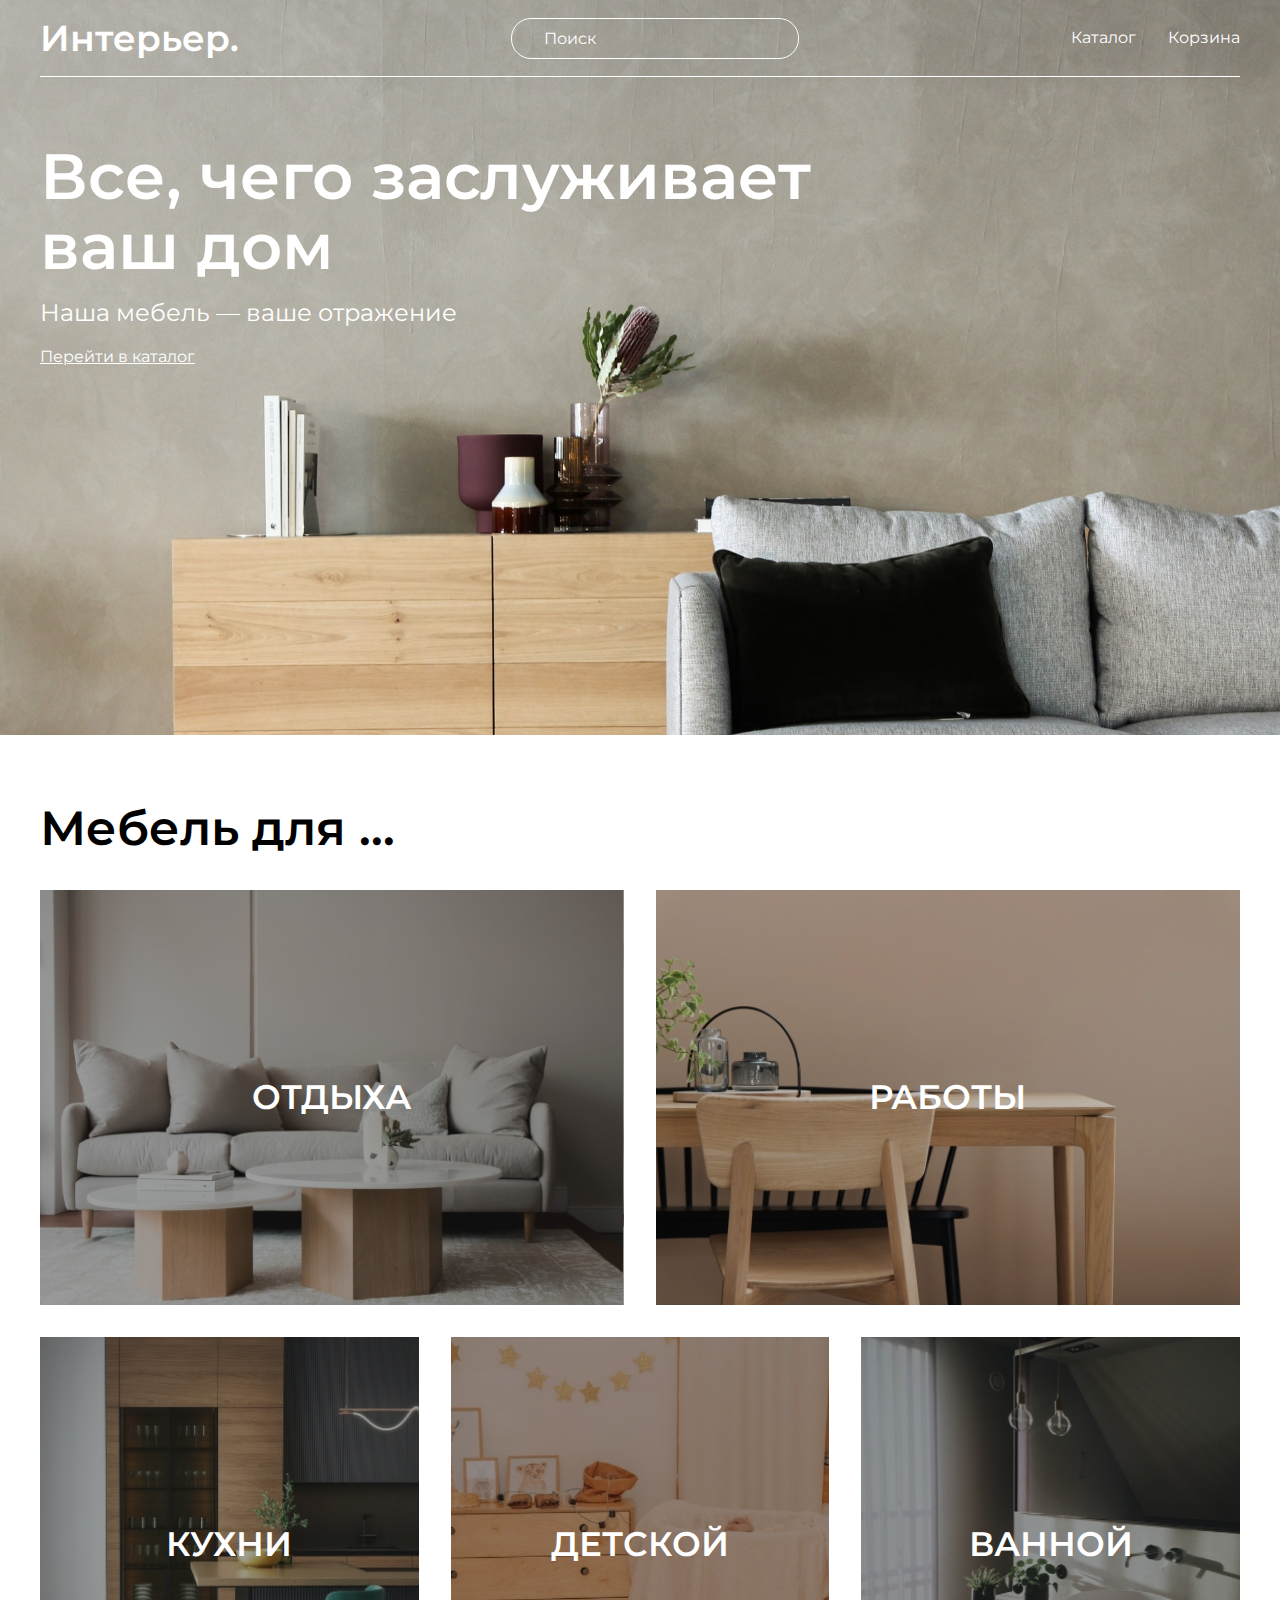
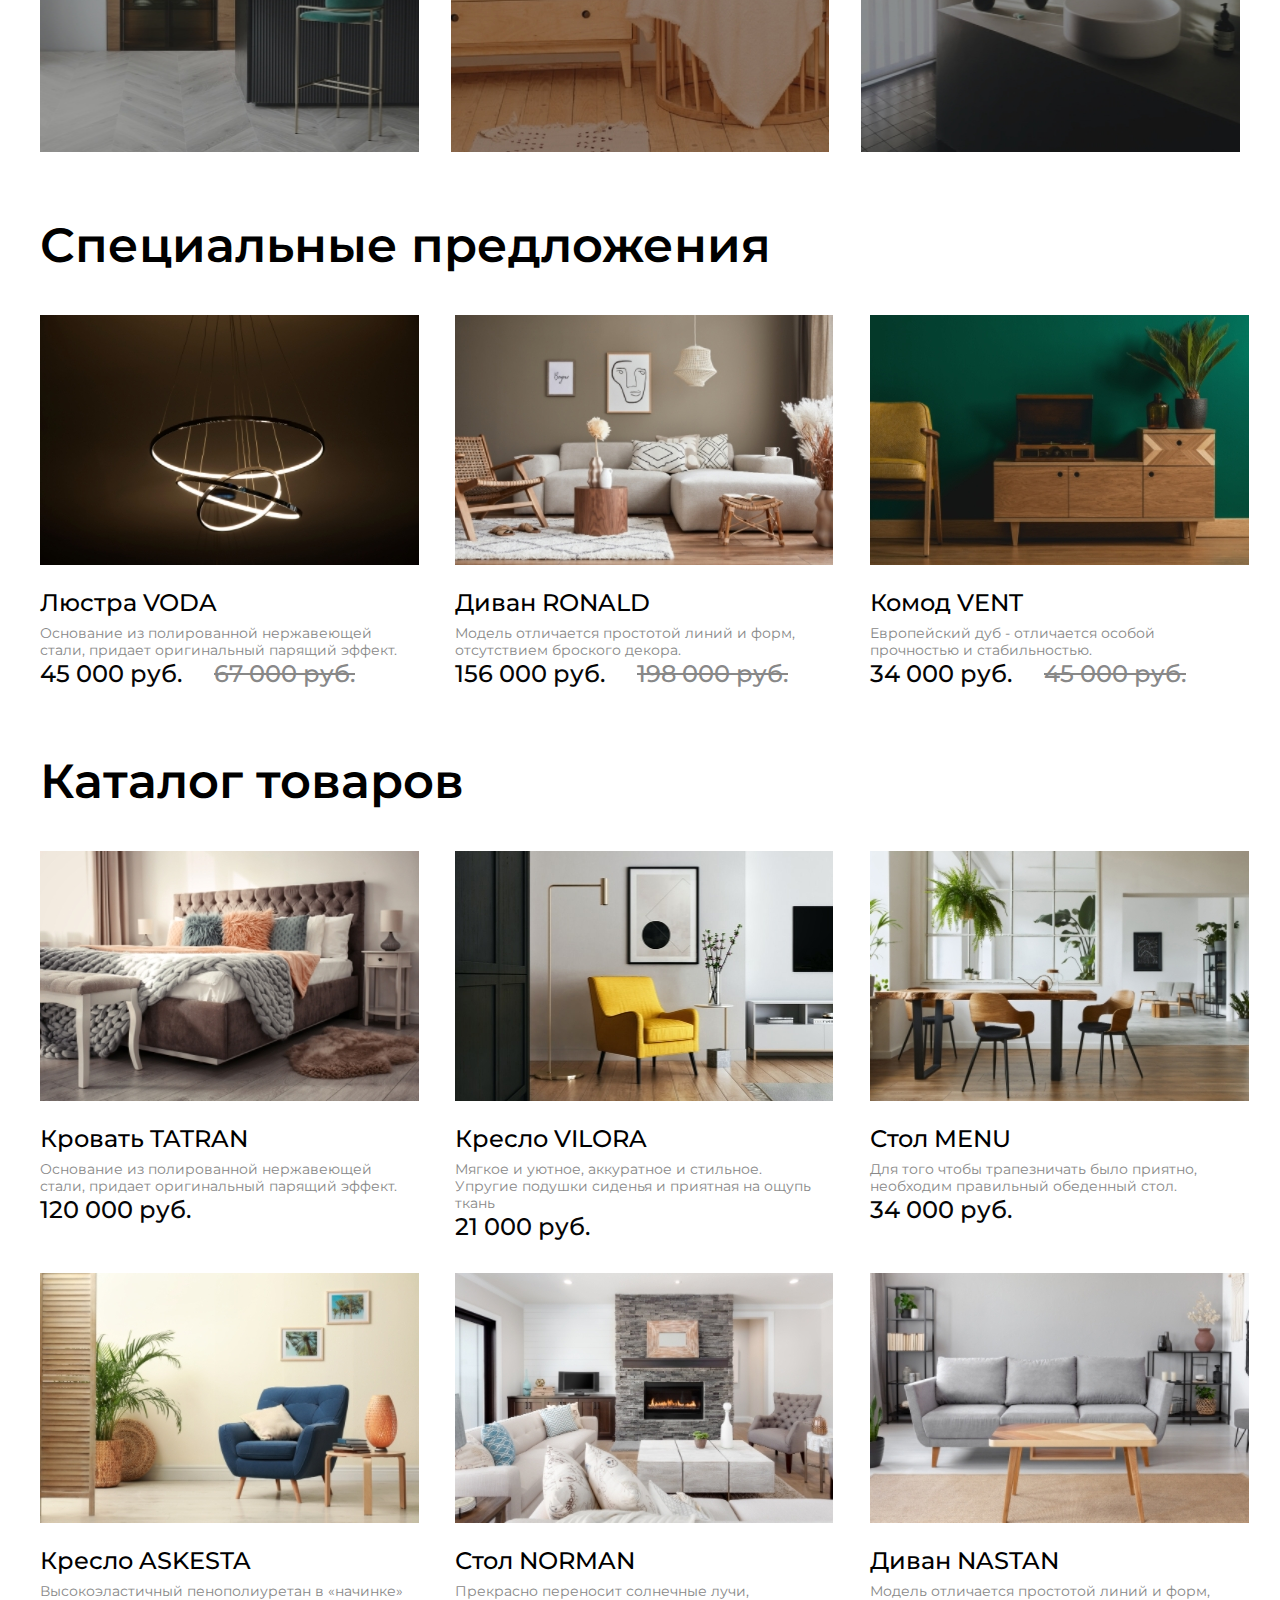
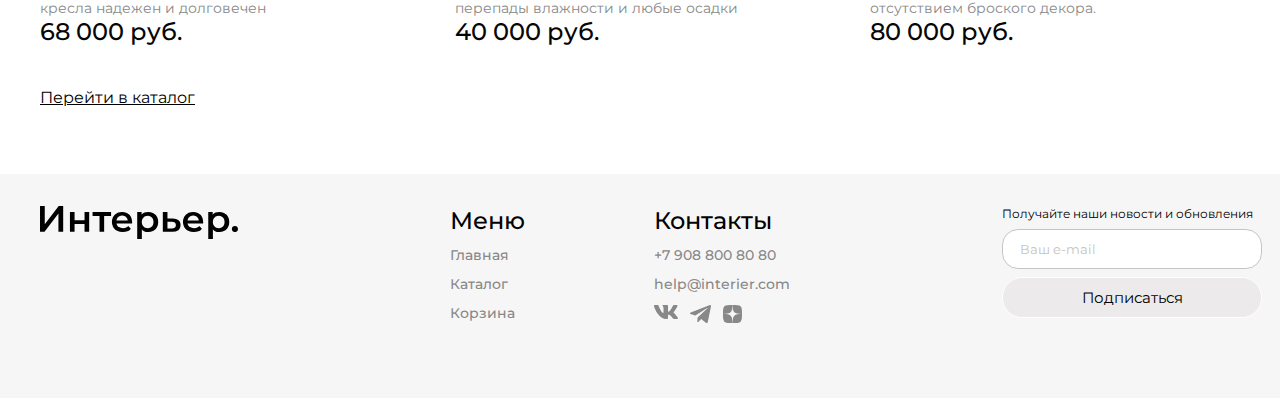
<file: index.html>
<!DOCTYPE html>
<html lang="en">
  <head>
    <meta charset="UTF-8" />
    <meta name="viewport" content="width=device-width, initial-scale=1.0" />
    <title>Shop</title>
    <link rel="icon" href="images/logo.jpg" />
    <link rel="stylesheet" href="styles/style.css" />
  </head>
  <body>
    <section class="top center">
      <header class="header">
        <section class="logo">
          <p>Интерьер.</p>
        </section>
        <form class="form">
          <input class="form__input" type="text" placeholder="Поиск" />
        </form>
        <nav class="menu">
          <ul>
            <li><a class="menu__link" href="catalog.html">Каталог</a></li>
            <li><a class="menu__link" href="basket.html">Корзина</a></li>
          </ul>
        </nav>
        <div class="menu-mob">
          <a href=""
            ><svg
              width="15.366211"
              height="15.360107"
              viewBox="0 0 15.3662 15.3601"
              fill="none"
              xmlns="http://www.w3.org/2000/svg"
              xmlns:xlink="http://www.w3.org/1999/xlink"
            >
              <desc>Created with Pixso.</desc>
              <defs />
              <path
                id="Vector"
                d="M11.53 10.41C12.52 9.14 12.99 7.54 12.84 5.93C12.68 4.33 11.93 2.84 10.72 1.78C9.51 0.71 7.94 0.15 6.33 0.2C4.72 0.25 3.19 0.91 2.05 2.05C0.91 3.19 0.25 4.72 0.2 6.33C0.15 7.94 0.71 9.51 1.78 10.72C2.85 11.93 4.33 12.68 5.94 12.83C7.54 12.99 9.14 12.52 10.42 11.53L10.45 11.56L13.81 14.92C13.88 15 13.97 15.05 14.07 15.09C14.16 15.13 14.27 15.16 14.37 15.16C14.47 15.16 14.58 15.13 14.67 15.09C14.77 15.05 14.86 15 14.93 14.92C15 14.85 15.06 14.76 15.1 14.67C15.14 14.57 15.16 14.47 15.16 14.36C15.16 14.26 15.14 14.16 15.1 14.06C15.06 13.96 15 13.88 14.93 13.8L11.57 10.44C11.56 10.43 11.55 10.42 11.53 10.41ZM9.89 3.17C10.34 3.61 10.69 4.13 10.94 4.71C11.18 5.29 11.31 5.91 11.31 6.53C11.31 7.16 11.19 7.78 10.95 8.36C10.71 8.94 10.36 9.47 9.92 9.91C9.47 10.36 8.95 10.71 8.37 10.95C7.79 11.18 7.17 11.31 6.54 11.3C5.91 11.3 5.29 11.17 4.72 10.93C4.14 10.69 3.61 10.33 3.17 9.88C2.29 8.99 1.8 7.79 1.81 6.53C1.81 5.28 2.31 4.08 3.2 3.19C4.09 2.31 5.29 1.81 6.54 1.8C7.79 1.8 9 2.29 9.89 3.17Z"
                fill="#FFFFFF"
                fill-opacity="1.000000"
                fill-rule="evenodd"
              />
              <path
                id="Vector"
                d="M13.04 7.14Q13.09 6.54 13.03 5.92Q12.98 5.3 12.81 4.71Q12.63 4.12 12.35 3.56Q12.07 3.01 11.69 2.53Q11.32 2.04 10.85 1.63Q10.38 1.22 9.86 0.91Q9.33 0.59 8.75 0.38Q8.16 0.17 7.55 0.07Q6.95 -0.02 6.33 0Q5.7 0.02 5.11 0.15Q4.51 0.28 3.94 0.53Q3.37 0.78 2.86 1.12Q2.35 1.47 1.91 1.91Q1.47 2.35 1.13 2.85Q0.78 3.36 0.53 3.93Q0.29 4.5 0.15 5.1Q0.02 5.7 0 6.32Q-0.02 6.95 0.07 7.55Q0.17 8.16 0.38 8.74Q0.59 9.33 0.9 9.86Q1.22 10.38 1.63 10.85Q2.04 11.32 2.53 11.69Q3.01 12.07 3.57 12.35Q4.12 12.63 4.71 12.81Q5.3 12.98 5.92 13.03Q6.54 13.09 7.15 13.03Q7.76 12.98 8.36 12.8Q8.96 12.63 9.5 12.35Q9.97 12.11 10.4 11.79L13.67 15.06Q13.74 15.13 13.82 15.19Q13.9 15.24 13.99 15.28Q14.08 15.32 14.18 15.34Q14.27 15.36 14.37 15.36Q14.47 15.36 14.56 15.34Q14.66 15.32 14.75 15.28Q14.84 15.24 14.92 15.19Q15 15.13 15.07 15.06Q15.14 14.99 15.19 14.91Q15.25 14.83 15.29 14.74Q15.32 14.65 15.34 14.56Q15.36 14.46 15.36 14.36Q15.36 14.26 15.34 14.17Q15.32 14.07 15.29 13.98Q15.25 13.89 15.19 13.81Q15.14 13.73 15.07 13.66L11.8 10.39Q12.11 9.96 12.35 9.5Q12.63 8.95 12.8 8.35Q12.98 7.75 13.04 7.14ZM11.53 10.41C12.52 9.14 12.99 7.54 12.84 5.93C12.68 4.33 11.93 2.84 10.72 1.78C9.51 0.71 7.94 0.15 6.33 0.2C4.72 0.25 3.19 0.91 2.05 2.05C0.91 3.19 0.25 4.72 0.2 6.33C0.15 7.94 0.71 9.51 1.78 10.72C2.85 11.93 4.33 12.68 5.94 12.83C7.54 12.99 9.14 12.52 10.42 11.53L10.45 11.56L13.81 14.92C13.88 15 13.97 15.05 14.07 15.09C14.16 15.13 14.27 15.16 14.37 15.16C14.47 15.16 14.58 15.13 14.67 15.09C14.77 15.05 14.86 15 14.93 14.92C15 14.85 15.06 14.76 15.1 14.67C15.14 14.57 15.16 14.47 15.16 14.36C15.16 14.26 15.14 14.16 15.1 14.06C15.06 13.96 15 13.88 14.93 13.8L11.57 10.44C11.56 10.43 11.55 10.42 11.53 10.41ZM9.89 3.17C10.34 3.61 10.69 4.13 10.94 4.71C11.18 5.29 11.31 5.91 11.31 6.53C11.31 7.16 11.19 7.78 10.95 8.36C10.71 8.94 10.36 9.47 9.92 9.91C9.47 10.36 8.95 10.71 8.37 10.95C7.79 11.18 7.17 11.31 6.54 11.3C5.91 11.3 5.29 11.17 4.72 10.93C4.14 10.69 3.61 10.33 3.17 9.88C2.29 8.99 1.8 7.79 1.81 6.53C1.81 5.28 2.31 4.08 3.2 3.19C4.09 2.31 5.29 1.81 6.54 1.8C7.79 1.8 9 2.29 9.89 3.17ZM10.33 4Q10.58 4.37 10.75 4.79Q10.93 5.21 11.02 5.64Q11.11 6.08 11.11 6.54Q11.11 6.99 11.03 7.43Q10.94 7.87 10.77 8.29Q10.59 8.71 10.35 9.08Q10.1 9.45 9.78 9.77Q9.46 10.09 9.08 10.34Q8.71 10.59 8.29 10.76Q7.87 10.93 7.43 11.02Q7 11.11 6.54 11.1Q6.09 11.1 5.65 11.01Q5.21 10.92 4.79 10.75Q4.37 10.57 4 10.32Q3.64 10.07 3.32 9.74Q3 9.42 2.76 9.05Q2.52 8.69 2.35 8.27Q2.18 7.85 2.09 7.42Q2.01 6.99 2.01 6.54Q2.01 6.08 2.1 5.65Q2.19 5.22 2.36 4.8Q2.53 4.39 2.78 4.02Q3.02 3.65 3.34 3.34Q3.66 3.02 4.03 2.77Q4.39 2.53 4.81 2.35Q5.23 2.18 5.66 2.09Q6.09 2.01 6.54 2Q6.99 2 7.42 2.09Q7.86 2.17 8.28 2.34Q8.69 2.51 9.06 2.75Q9.43 2.99 9.75 3.31Q10.07 3.63 10.33 4Z"
                fill="#FFFFFF"
                fill-opacity="1.000000"
                fill-rule="evenodd"
              />
            </svg>
          </a>
          <a href="catalog.html"
            ><svg
              width="19.199463"
              height="19.199951"
              viewBox="0 0 19.1995 19.2"
              fill="none"
              xmlns="http://www.w3.org/2000/svg"
              xmlns:xlink="http://www.w3.org/1999/xlink"
            >
              <desc>Created with Pixso.</desc>
              <defs />
              <rect
                id="Rectangle 46"
                width="4.571429"
                height="4.571429"
                fill="#FFFFFF"
                fill-opacity="1.000000"
              />
              <rect
                id="Rectangle 41"
                y="7.314209"
                width="4.571429"
                height="4.571429"
                fill="#FFFFFF"
                fill-opacity="1.000000"
              />
              <rect
                id="Rectangle 47"
                y="14.628540"
                width="4.571429"
                height="4.571428"
                fill="#FFFFFF"
                fill-opacity="1.000000"
              />
              <rect
                id="Rectangle 48"
                x="7.313477"
                y="7.314209"
                width="4.571429"
                height="4.571429"
                fill="#FFFFFF"
                fill-opacity="1.000000"
              />
              <rect
                id="Rectangle 45"
                x="7.313477"
                y="14.628540"
                width="4.571429"
                height="4.571428"
                fill="#FFFFFF"
                fill-opacity="1.000000"
              />
              <rect
                id="Rectangle 49"
                x="7.313477"
                width="4.571429"
                height="4.571429"
                fill="#FFFFFF"
                fill-opacity="1.000000"
              />
              <rect
                id="Rectangle 42"
                x="14.627930"
                y="7.314209"
                width="4.571428"
                height="4.571429"
                fill="#FFFFFF"
                fill-opacity="1.000000"
              />
              <rect
                id="Rectangle 44"
                x="14.627930"
                y="14.628540"
                width="4.571428"
                height="4.571428"
                fill="#FFFFFF"
                fill-opacity="1.000000"
              />
              <rect
                id="Rectangle 43"
                x="14.627930"
                width="4.571428"
                height="4.571429"
                fill="#FFFFFF"
                fill-opacity="1.000000"
              />
            </svg>
          </a>
          <a href="basket.html"
            ><svg
              width="18.717285"
              height="16.666626"
              viewBox="0 0 18.7173 16.6666"
              fill="none"
              xmlns="http://www.w3.org/2000/svg"
              xmlns:xlink="http://www.w3.org/1999/xlink"
            >
              <desc>Created with Pixso.</desc>
              <defs />
              <path
                id="Vector"
                d="M11.45 16.66C12.01 16.66 12.54 16.44 12.93 16.05C13.32 15.66 13.54 15.13 13.54 14.58C13.54 14.03 13.32 13.5 12.93 13.11C12.54 12.71 12.01 12.5 11.45 12.5C10.9 12.5 10.37 12.71 9.98 13.11C9.59 13.5 9.37 14.03 9.37 14.58C9.37 15.13 9.59 15.66 9.98 16.05C10.37 16.44 10.9 16.66 11.45 16.66ZM4.16 16.66C4.71 16.66 5.24 16.44 5.63 16.05C6.03 15.66 6.24 15.13 6.24 14.58C6.24 14.03 6.03 13.5 5.63 13.11C5.24 12.71 4.71 12.5 4.16 12.5C3.61 12.5 3.08 12.71 2.69 13.11C2.3 13.5 2.08 14.03 2.08 14.58C2.08 15.13 2.3 15.66 2.69 16.05C3.08 16.44 3.61 16.66 4.16 16.66ZM17.74 2C18 1.99 18.25 1.88 18.43 1.69C18.61 1.51 18.71 1.26 18.71 1C18.71 0.74 18.61 0.49 18.43 0.3C18.25 0.11 18 0 17.74 0L16.54 0C15.6 0 14.79 0.65 14.59 1.56L13.28 7.44C13.08 8.36 12.27 9.01 11.33 9.01L3.5 9.01L2 3L11.73 3C11.99 2.99 12.23 2.88 12.41 2.69C12.59 2.5 12.69 2.26 12.69 2C12.69 1.74 12.59 1.49 12.41 1.31C12.23 1.12 11.99 1.01 11.73 1L2 1C1.69 1 1.39 1.07 1.12 1.2C0.85 1.33 0.61 1.53 0.42 1.77C0.23 2.01 0.1 2.29 0.04 2.58C-0.02 2.88 -0.02 3.19 0.06 3.49L1.56 9.5C1.67 9.93 1.92 10.31 2.27 10.59C2.62 10.86 3.05 11.01 3.5 11.01L11.33 11.01C12.24 11.01 13.12 10.7 13.83 10.13C14.54 9.56 15.04 8.77 15.24 7.88L16.54 2L17.74 2Z"
                fill="#FFFFFF"
                fill-opacity="1.000000"
                fill-rule="nonzero"
              />
            </svg>
          </a>
        </div>
      </header>
      <section class="top__info">
        <h1 class="heading">Все, чего заслуживает ваш дом</h1>
        <p class="our-class">Наша мебель — ваше отражение</p>
        <a class="catalog" href="catalog.html">Перейти в каталог</a>
      </section>
    </section>
    <section class="center">
      <section class="for">
        <h2 class="product-for">Мебель для ...</h2>
        <section class="for__content">
          <section class="for__item for__item_big for__item_1">ОТДЫХА</section>
          <section class="for__item for__item_big for__item_2">РАБОТЫ</section>
          <section class="for__item for__item_small for__item_3">КУХНИ</section>
          <section class="for__item for__item_small for__item_4">
            ДЕТСКОЙ
          </section>
          <section class="for__item for__item_small for__item_5">
            ВАННОЙ
          </section>
        </section>
      </section>
    </section>
    <section class="center">
      <h2 class="product-special">Специальные предложения</h2>
      <section class="product-box">
        <section class="product-content">
          <a href="#">
            <img src="images/voda.jpeg" alt="default" />
          </a>
          <h3 class="product-name">Люстра VODA</h3>
          <p class="product-describe">
            Основание из полированной нержавеющей стали, придает оригинальный
            парящий эффект.
          </p>
          <section class="product-box__price">
            <p class="new-price">45 000 руб.</p>
            <p class="old-price">67 000 руб.</p>
          </section>
        </section>
        <section class="product-content">
          <a href="#">
            <img src="images/ronald.jpeg" alt="default" />
          </a>
          <h3 class="product-name">Диван RONALD</h3>
          <p class="product-describe">
            Модель отличается простотой линий и форм, отсутствием броского
            декора.
          </p>
          <section class="product-box__price">
            <p class="new-price">156 000 руб.</p>
            <p class="old-price">198 000 руб.</p>
          </section>
        </section>
        <section class="product-content">
          <a href="#">
            <img src="images/vent.jpeg" alt="default" />
          </a>
          <h3 class="product-name">Комод VENT</h3>
          <p class="product-describe">
            Европейский дуб - отличается особой прочностью и стабильностью.
          </p>
          <section class="product-box__price">
            <p class="new-price">34 000 руб.</p>
            <p class="old-price">45 000 руб.</p>
          </section>
        </section>
      </section>
    </section>
    <section class="center">
      <h2 class="product-special">Каталог товаров</h2>
      <section class="product-box">
        <section class="product-content">
          <a href="#">
            <img src="images/tatran.jpeg" alt="default" />
          </a>
          <h3 class="product-name">Кровать TATRAN</h3>
          <p class="product-describe">
            Основание из полированной нержавеющей стали, придает оригинальный
            парящий эффект.
          </p>
          <p class="new-price">120 000 руб.</p>
        </section>
        <section class="product-content">
          <a href="#">
            <img src="images/vilora.jpeg" alt="default" />
          </a>
          <h3 class="product-name">Кресло VILORA</h3>
          <p class="product-describe">
            Мягкое и уютное, аккуратное и стильное. Упругие подушки сиденья и
            приятная на ощупь ткань
          </p>
          <p class="new-price">21 000 руб.</p>
        </section>
        <section class="product-content">
          <a href="#">
            <img src="images/menu.jpeg" alt="default" />
          </a>
          <h3 class="product-name">Стол MENU</h3>
          <p class="product-describe">
            Для того чтобы трапезничать было приятно, необходим правильный
            обеденный стол.
          </p>
          <p class="new-price">34 000 руб.</p>
        </section>
        <section class="product-content">
          <a href="#">
            <img src="images/askesta.jpeg" alt="default" />
          </a>
          <h3 class="product-name">Кресло ASKESTA</h3>
          <p class="product-describe">
            Высокоэластичный пенополиуретан в «начинке» кресла надежен и
            долговечен
          </p>
          <p class="new-price">68 000 руб.</p>
        </section>
        <section class="product-content">
          <a href="#">
            <img src="images/norman.jpeg" alt="default" />
          </a>
          <h3 class="product-name">Стол NORMAN</h3>
          <p class="product-describe">
            Прекрасно переносит солнечные лучи, перепады влажности и любые
            осадки
          </p>
          <p class="new-price">40 000 руб.</p>
        </section>
        <section class="product-content">
          <a href="#">
            <img src="images/nastan.jpeg" alt="default" />
          </a>
          <h3 class="product-name">Диван NASTAN</h3>
          <p class="product-describe">
            Модель отличается простотой линий и форм, отсутствием броского
            декора.
          </p>
          <p class="new-price">80 000 руб.</p>
        </section>
      </section>
      <a class="product-catalog" href="catalog.html">Перейти в каталог</a>
    </section>
    <footer class="center footer">
      <section class="footer__logo">
        <img src="./images/interior.svg" alt="Логотип" width="198" />
      </section>
      <section class="footer__content">
        <section class="footer__info">
          <section class="footer__item">
            <h4 class="footer-menu">Меню</h4>
            <section class="footer__link">
              <a href="index.html">Главная</a>
            </section>
            <section class="footer__link">
              <a href="catalog.html">Каталог</a>
            </section>
            <section class="footer__link">
              <a href="basket.html">Корзина</a>
            </section>
          </section>
          <section class="footer__item">
            <h4 class="footer__contacts">Контакты</h4>
            <section class="footer__link">
              <a href="#">+7 908 800 80 80</a>
            </section>
            <section class="footer__link">
              <a href="#">help@interier.com</a>
            </section>
            <section class="footer__icons">
              <a href="https://vk.com/">
                <img src="images/vk.svg" alt="Вконтакте" />
              </a>
              <a href="https://telegram.org//">
                <img src="images/telegram.svg" alt="telegram" />
              </a>
              <a href="https://dzen.ru/">
                <img src="images/dzen.svg" alt="dzen" />
              </a>
            </section>
          </section>
        </section>
      </section>
      <section class="footer__form">
        <form action="#">
          <p class="news">Получайте наши новости и обновления</p>
          <input class="input-email" type="email" placeholder="Ваш e-mail" />
          <button class="btn-subscribe">Подписаться</button>
        </form>
      </section>
    </footer>
  </body>
</html>
</file>
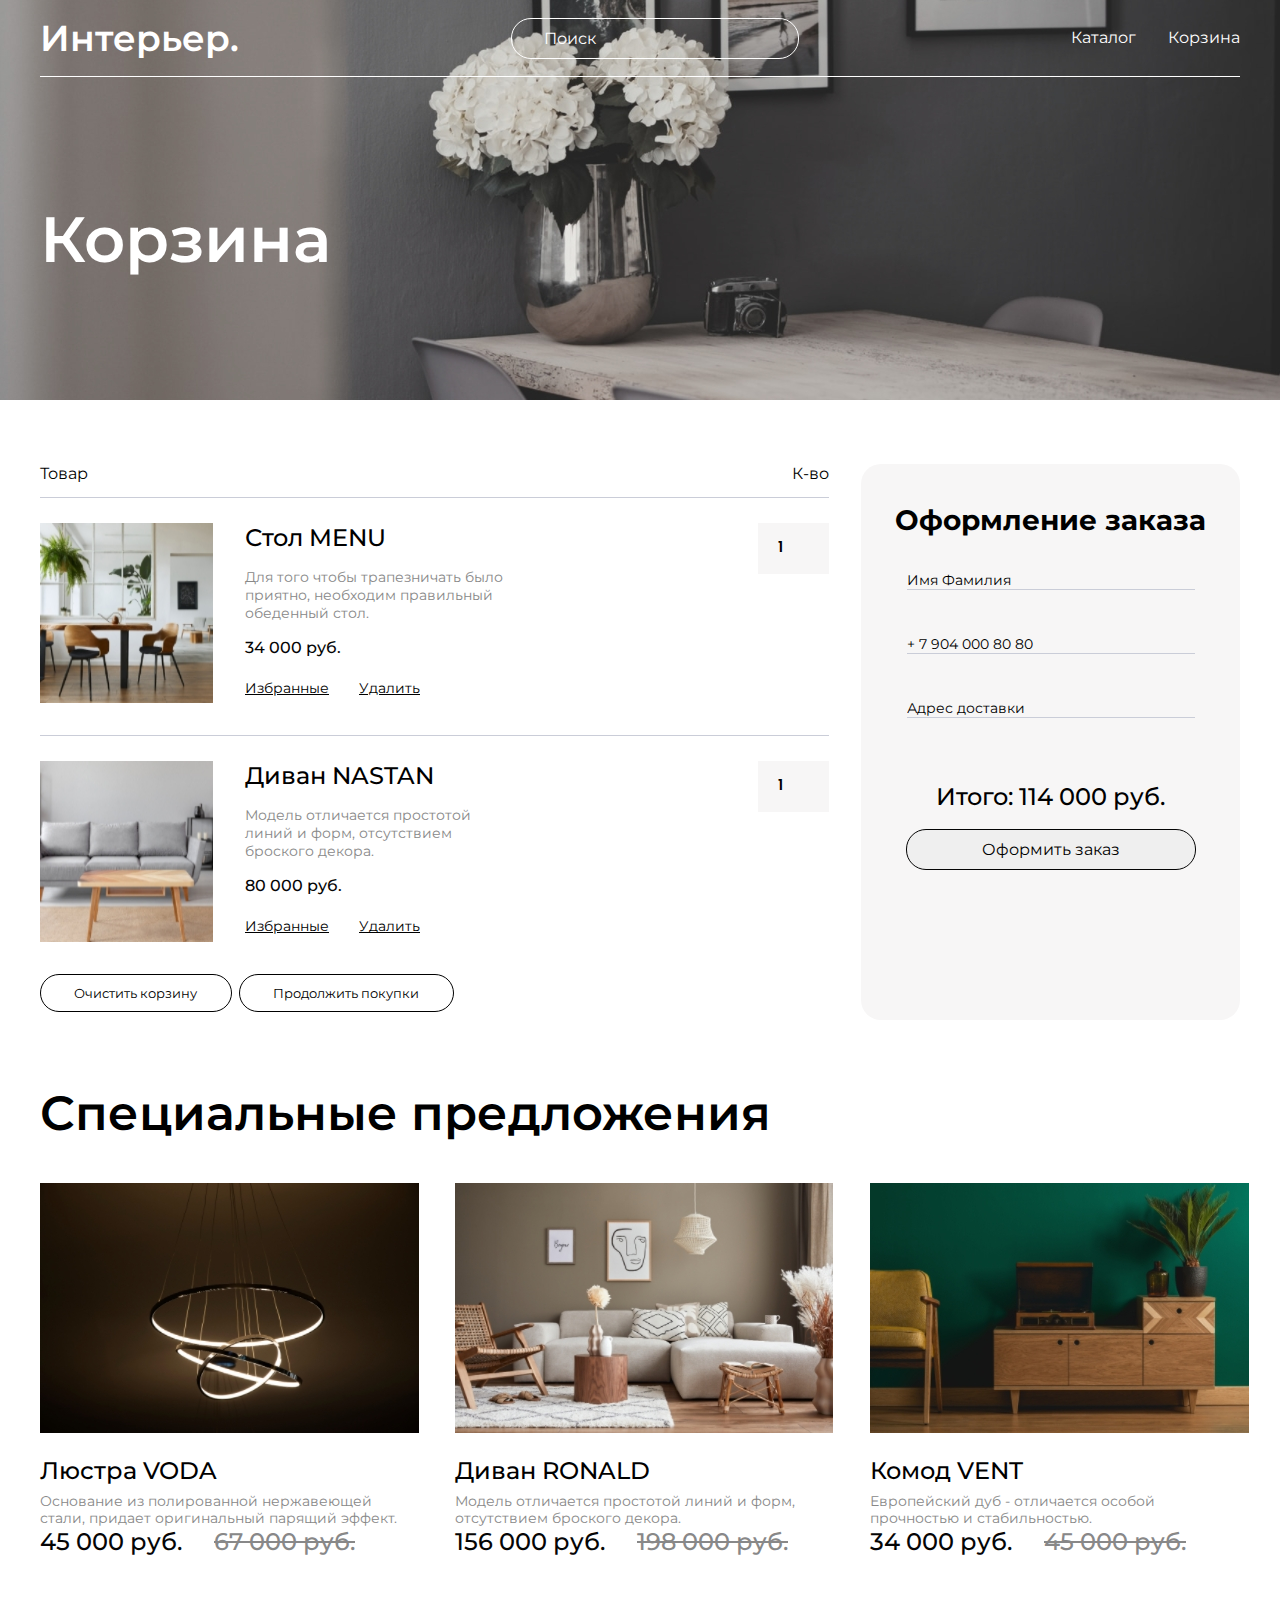
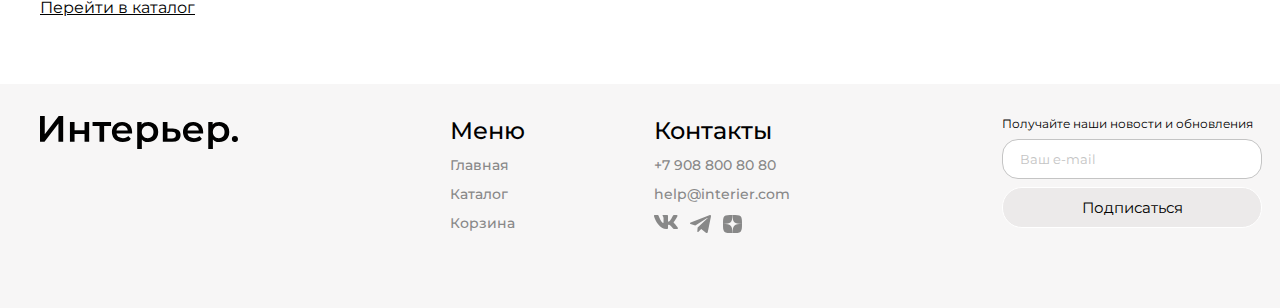
<file: basket.html>
<!DOCTYPE html>
<html lang="en">
  <head>
    <meta charset="UTF-8" />
    <meta name="viewport" content="width=device-width, initial-scale=1.0" />
    <title>Basket</title>
    <link rel="icon" href="images/logo.jpg" />
    <link rel="stylesheet" href="styles/style.css" />
  </head>
  <body>
    <section class="top-basket center">
      <header class="header">
        <section class="logo">
          <p>Интерьер.</p>
        </section>
        <form class="form">
          <input class="form__input" type="text" placeholder="Поиск" />
        </form>
        <nav class="menu">
          <ul>
            <li><a class="menu__link" href="catalog.html">Каталог</a></li>
            <li><a class="menu__link" href="basket.html">Корзина</a></li>
          </ul>
        </nav>
        <div class="menu-mob">
          <a href=""
            ><svg
              width="15.366211"
              height="15.360107"
              viewBox="0 0 15.3662 15.3601"
              fill="none"
              xmlns="http://www.w3.org/2000/svg"
              xmlns:xlink="http://www.w3.org/1999/xlink"
            >
              <desc>Created with Pixso.</desc>
              <defs />
              <path
                id="Vector"
                d="M11.53 10.41C12.52 9.14 12.99 7.54 12.84 5.93C12.68 4.33 11.93 2.84 10.72 1.78C9.51 0.71 7.94 0.15 6.33 0.2C4.72 0.25 3.19 0.91 2.05 2.05C0.91 3.19 0.25 4.72 0.2 6.33C0.15 7.94 0.71 9.51 1.78 10.72C2.85 11.93 4.33 12.68 5.94 12.83C7.54 12.99 9.14 12.52 10.42 11.53L10.45 11.56L13.81 14.92C13.88 15 13.97 15.05 14.07 15.09C14.16 15.13 14.27 15.16 14.37 15.16C14.47 15.16 14.58 15.13 14.67 15.09C14.77 15.05 14.86 15 14.93 14.92C15 14.85 15.06 14.76 15.1 14.67C15.14 14.57 15.16 14.47 15.16 14.36C15.16 14.26 15.14 14.16 15.1 14.06C15.06 13.96 15 13.88 14.93 13.8L11.57 10.44C11.56 10.43 11.55 10.42 11.53 10.41ZM9.89 3.17C10.34 3.61 10.69 4.13 10.94 4.71C11.18 5.29 11.31 5.91 11.31 6.53C11.31 7.16 11.19 7.78 10.95 8.36C10.71 8.94 10.36 9.47 9.92 9.91C9.47 10.36 8.95 10.71 8.37 10.95C7.79 11.18 7.17 11.31 6.54 11.3C5.91 11.3 5.29 11.17 4.72 10.93C4.14 10.69 3.61 10.33 3.17 9.88C2.29 8.99 1.8 7.79 1.81 6.53C1.81 5.28 2.31 4.08 3.2 3.19C4.09 2.31 5.29 1.81 6.54 1.8C7.79 1.8 9 2.29 9.89 3.17Z"
                fill="#FFFFFF"
                fill-opacity="1.000000"
                fill-rule="evenodd"
              />
              <path
                id="Vector"
                d="M13.04 7.14Q13.09 6.54 13.03 5.92Q12.98 5.3 12.81 4.71Q12.63 4.12 12.35 3.56Q12.07 3.01 11.69 2.53Q11.32 2.04 10.85 1.63Q10.38 1.22 9.86 0.91Q9.33 0.59 8.75 0.38Q8.16 0.17 7.55 0.07Q6.95 -0.02 6.33 0Q5.7 0.02 5.11 0.15Q4.51 0.28 3.94 0.53Q3.37 0.78 2.86 1.12Q2.35 1.47 1.91 1.91Q1.47 2.35 1.13 2.85Q0.78 3.36 0.53 3.93Q0.29 4.5 0.15 5.1Q0.02 5.7 0 6.32Q-0.02 6.95 0.07 7.55Q0.17 8.16 0.38 8.74Q0.59 9.33 0.9 9.86Q1.22 10.38 1.63 10.85Q2.04 11.32 2.53 11.69Q3.01 12.07 3.57 12.35Q4.12 12.63 4.71 12.81Q5.3 12.98 5.92 13.03Q6.54 13.09 7.15 13.03Q7.76 12.98 8.36 12.8Q8.96 12.63 9.5 12.35Q9.97 12.11 10.4 11.79L13.67 15.06Q13.74 15.13 13.82 15.19Q13.9 15.24 13.99 15.28Q14.08 15.32 14.18 15.34Q14.27 15.36 14.37 15.36Q14.47 15.36 14.56 15.34Q14.66 15.32 14.75 15.28Q14.84 15.24 14.92 15.19Q15 15.13 15.07 15.06Q15.14 14.99 15.19 14.91Q15.25 14.83 15.29 14.74Q15.32 14.65 15.34 14.56Q15.36 14.46 15.36 14.36Q15.36 14.26 15.34 14.17Q15.32 14.07 15.29 13.98Q15.25 13.89 15.19 13.81Q15.14 13.73 15.07 13.66L11.8 10.39Q12.11 9.96 12.35 9.5Q12.63 8.95 12.8 8.35Q12.98 7.75 13.04 7.14ZM11.53 10.41C12.52 9.14 12.99 7.54 12.84 5.93C12.68 4.33 11.93 2.84 10.72 1.78C9.51 0.71 7.94 0.15 6.33 0.2C4.72 0.25 3.19 0.91 2.05 2.05C0.91 3.19 0.25 4.72 0.2 6.33C0.15 7.94 0.71 9.51 1.78 10.72C2.85 11.93 4.33 12.68 5.94 12.83C7.54 12.99 9.14 12.52 10.42 11.53L10.45 11.56L13.81 14.92C13.88 15 13.97 15.05 14.07 15.09C14.16 15.13 14.27 15.16 14.37 15.16C14.47 15.16 14.58 15.13 14.67 15.09C14.77 15.05 14.86 15 14.93 14.92C15 14.85 15.06 14.76 15.1 14.67C15.14 14.57 15.16 14.47 15.16 14.36C15.16 14.26 15.14 14.16 15.1 14.06C15.06 13.96 15 13.88 14.93 13.8L11.57 10.44C11.56 10.43 11.55 10.42 11.53 10.41ZM9.89 3.17C10.34 3.61 10.69 4.13 10.94 4.71C11.18 5.29 11.31 5.91 11.31 6.53C11.31 7.16 11.19 7.78 10.95 8.36C10.71 8.94 10.36 9.47 9.92 9.91C9.47 10.36 8.95 10.71 8.37 10.95C7.79 11.18 7.17 11.31 6.54 11.3C5.91 11.3 5.29 11.17 4.72 10.93C4.14 10.69 3.61 10.33 3.17 9.88C2.29 8.99 1.8 7.79 1.81 6.53C1.81 5.28 2.31 4.08 3.2 3.19C4.09 2.31 5.29 1.81 6.54 1.8C7.79 1.8 9 2.29 9.89 3.17ZM10.33 4Q10.58 4.37 10.75 4.79Q10.93 5.21 11.02 5.64Q11.11 6.08 11.11 6.54Q11.11 6.99 11.03 7.43Q10.94 7.87 10.77 8.29Q10.59 8.71 10.35 9.08Q10.1 9.45 9.78 9.77Q9.46 10.09 9.08 10.34Q8.71 10.59 8.29 10.76Q7.87 10.93 7.43 11.02Q7 11.11 6.54 11.1Q6.09 11.1 5.65 11.01Q5.21 10.92 4.79 10.75Q4.37 10.57 4 10.32Q3.64 10.07 3.32 9.74Q3 9.42 2.76 9.05Q2.52 8.69 2.35 8.27Q2.18 7.85 2.09 7.42Q2.01 6.99 2.01 6.54Q2.01 6.08 2.1 5.65Q2.19 5.22 2.36 4.8Q2.53 4.39 2.78 4.02Q3.02 3.65 3.34 3.34Q3.66 3.02 4.03 2.77Q4.39 2.53 4.81 2.35Q5.23 2.18 5.66 2.09Q6.09 2.01 6.54 2Q6.99 2 7.42 2.09Q7.86 2.17 8.28 2.34Q8.69 2.51 9.06 2.75Q9.43 2.99 9.75 3.31Q10.07 3.63 10.33 4Z"
                fill="#FFFFFF"
                fill-opacity="1.000000"
                fill-rule="evenodd"
              />
            </svg>
          </a>
          <a href="catalog.html"
            ><svg
              width="19.199463"
              height="19.199951"
              viewBox="0 0 19.1995 19.2"
              fill="none"
              xmlns="http://www.w3.org/2000/svg"
              xmlns:xlink="http://www.w3.org/1999/xlink"
            >
              <desc>Created with Pixso.</desc>
              <defs />
              <rect
                id="Rectangle 46"
                width="4.571429"
                height="4.571429"
                fill="#FFFFFF"
                fill-opacity="1.000000"
              />
              <rect
                id="Rectangle 41"
                y="7.314209"
                width="4.571429"
                height="4.571429"
                fill="#FFFFFF"
                fill-opacity="1.000000"
              />
              <rect
                id="Rectangle 47"
                y="14.628540"
                width="4.571429"
                height="4.571428"
                fill="#FFFFFF"
                fill-opacity="1.000000"
              />
              <rect
                id="Rectangle 48"
                x="7.313477"
                y="7.314209"
                width="4.571429"
                height="4.571429"
                fill="#FFFFFF"
                fill-opacity="1.000000"
              />
              <rect
                id="Rectangle 45"
                x="7.313477"
                y="14.628540"
                width="4.571429"
                height="4.571428"
                fill="#FFFFFF"
                fill-opacity="1.000000"
              />
              <rect
                id="Rectangle 49"
                x="7.313477"
                width="4.571429"
                height="4.571429"
                fill="#FFFFFF"
                fill-opacity="1.000000"
              />
              <rect
                id="Rectangle 42"
                x="14.627930"
                y="7.314209"
                width="4.571428"
                height="4.571429"
                fill="#FFFFFF"
                fill-opacity="1.000000"
              />
              <rect
                id="Rectangle 44"
                x="14.627930"
                y="14.628540"
                width="4.571428"
                height="4.571428"
                fill="#FFFFFF"
                fill-opacity="1.000000"
              />
              <rect
                id="Rectangle 43"
                x="14.627930"
                width="4.571428"
                height="4.571429"
                fill="#FFFFFF"
                fill-opacity="1.000000"
              />
            </svg>
          </a>
          <a href="basket.html"
            ><svg
              width="18.717285"
              height="16.666626"
              viewBox="0 0 18.7173 16.6666"
              fill="none"
              xmlns="http://www.w3.org/2000/svg"
              xmlns:xlink="http://www.w3.org/1999/xlink"
            >
              <desc>Created with Pixso.</desc>
              <defs />
              <path
                id="Vector"
                d="M11.45 16.66C12.01 16.66 12.54 16.44 12.93 16.05C13.32 15.66 13.54 15.13 13.54 14.58C13.54 14.03 13.32 13.5 12.93 13.11C12.54 12.71 12.01 12.5 11.45 12.5C10.9 12.5 10.37 12.71 9.98 13.11C9.59 13.5 9.37 14.03 9.37 14.58C9.37 15.13 9.59 15.66 9.98 16.05C10.37 16.44 10.9 16.66 11.45 16.66ZM4.16 16.66C4.71 16.66 5.24 16.44 5.63 16.05C6.03 15.66 6.24 15.13 6.24 14.58C6.24 14.03 6.03 13.5 5.63 13.11C5.24 12.71 4.71 12.5 4.16 12.5C3.61 12.5 3.08 12.71 2.69 13.11C2.3 13.5 2.08 14.03 2.08 14.58C2.08 15.13 2.3 15.66 2.69 16.05C3.08 16.44 3.61 16.66 4.16 16.66ZM17.74 2C18 1.99 18.25 1.88 18.43 1.69C18.61 1.51 18.71 1.26 18.71 1C18.71 0.74 18.61 0.49 18.43 0.3C18.25 0.11 18 0 17.74 0L16.54 0C15.6 0 14.79 0.65 14.59 1.56L13.28 7.44C13.08 8.36 12.27 9.01 11.33 9.01L3.5 9.01L2 3L11.73 3C11.99 2.99 12.23 2.88 12.41 2.69C12.59 2.5 12.69 2.26 12.69 2C12.69 1.74 12.59 1.49 12.41 1.31C12.23 1.12 11.99 1.01 11.73 1L2 1C1.69 1 1.39 1.07 1.12 1.2C0.85 1.33 0.61 1.53 0.42 1.77C0.23 2.01 0.1 2.29 0.04 2.58C-0.02 2.88 -0.02 3.19 0.06 3.49L1.56 9.5C1.67 9.93 1.92 10.31 2.27 10.59C2.62 10.86 3.05 11.01 3.5 11.01L11.33 11.01C12.24 11.01 13.12 10.7 13.83 10.13C14.54 9.56 15.04 8.77 15.24 7.88L16.54 2L17.74 2Z"
                fill="#FFFFFF"
                fill-opacity="1.000000"
                fill-rule="nonzero"
              />
            </svg>
          </a>
        </div>
      </header>
      <h1 class="heading-basket">Корзина</h1>
    </section>
    <section class="basket center">
      <section class="basket__content">
        <section class="basket__name-box">
          <p>Товар</p>
          <p>К-во</p>
        </section>
        <section class="basket__item">
          <section class="basket__left">
            <img src="images/menu-box.jpeg" alt="Тут MENU" />
            <section class="basket__info">
              <h4>Стол MENU</h4>
              <p class="basket__info-description">
                Для того чтобы трапезничать было приятно, необходим правильный
                обеденный стол.
              </p>
              <p class="basket__info-price">34 000 руб.</p>
              <section class="basket__link-box">
                <a href="#" class="basket__link-box-chosen">Избранные</a>
                <a href="#" class="basket__link-box-delete">Удалить</a>
              </section>
            </section>
          </section>
          <section class="basket__item-number">
            <input type="number" min="1" value="1" />
          </section>
        </section>
        <section class="basket__item">
          <section class="basket__left">
            <img src="images/nastan-box.jpeg" alt="Тут NASTAN" />
            <section class="basket__info">
              <h4>Диван NASTAN</h4>
              <p class="basket__info-description">
                Модель отличается простотой линий и форм, отсутствием броского
                декора.
              </p>
              <p class="basket__info-price">80 000 руб.</p>
              <section class="basket__link-box">
                <a href="#" class="basket__link-box-chosen">Избранные</a>
                <a href="#" class="basket__link-box-delete">Удалить</a>
              </section>
            </section>
          </section>
          <section class="basket__item-number">
            <input type="number" min="1" value="1" />
          </section>
        </section>
        <section class="basket__choice">
          <button
            class="basket__choice-remove"
            onclick="window.location.href='index.html';"
          >
            Очистить корзину
          </button>
          <button
            class="basket__choice-continue"
            onclick="window.location.href='index.html';"
          >
            Продолжить покупки
          </button>
        </section>
      </section>
      <section class="basket__form">
        <section class="basket__form-heading">
          <h3>Оформление заказа</h3>
        </section>
        <section class="basket__form-data">
          <section class="basket__form-data-name">
            <input type="text" placeholder="Имя Фамилия" />
          </section>
          <section class="basket__form-data-number">
            <input type="text" placeholder="+ 7 904 000 80 80" />
          </section>
          <section class="basket__form-data-adress">
            <input type="text" placeholder="Адрес доставки" />
          </section>
        </section>
        <section class="basket__form-total">
          <p>Итого: 114 000 руб.</p>
        </section>
        <section class="basket__form-ordering">
          <button onclick="window.location.href='index.html';">
            Оформить заказ
          </button>
        </section>
      </section>
    </section>
    <section class="center">
      <h2 class="product-special">Специальные предложения</h2>
      <section class="product-box">
        <section class="product-content">
          <a href="#">
            <img src="images/voda.jpeg" alt="default" />
          </a>
          <h3 class="product-name">Люстра VODA</h3>
          <p class="product-describe">
            Основание из полированной нержавеющей стали, придает оригинальный
            парящий эффект.
          </p>
          <section class="product-box__price">
            <p class="new-price">45 000 руб.</p>
            <p class="old-price">67 000 руб.</p>
          </section>
        </section>
        <section class="product-content">
          <a href="#">
            <img src="images/ronald.jpeg" alt="default" />
          </a>
          <h3 class="product-name">Диван RONALD</h3>
          <p class="product-describe">
            Модель отличается простотой линий и форм, отсутствием броского
            декора.
          </p>
          <section class="product-box__price">
            <p class="new-price">156 000 руб.</p>
            <p class="old-price">198 000 руб.</p>
          </section>
        </section>
        <section class="product-content">
          <a href="#">
            <img src="images/vent.jpeg" alt="default" />
          </a>
          <h3 class="product-name">Комод VENT</h3>
          <p class="product-describe">
            Европейский дуб - отличается особой прочностью и стабильностью.
          </p>
          <section class="product-box__price">
            <p class="new-price">34 000 руб.</p>
            <p class="old-price">45 000 руб.</p>
          </section>
        </section>
      </section>
      <a class="product-catalog" href="catalog.html">Перейти в каталог</a>
    </section>

    <footer class="center footer">
      <section class="footer__logo">
        <img src="./images/interior.svg" alt="Логотип" width="198" />
      </section>
      <section class="footer__content">
        <section class="footer__info">
          <section class="footer__item">
            <h4 class="footer-menu">Меню</h4>
            <section class="footer__link">
              <a href="index.html">Главная</a>
            </section>
            <section class="footer__link">
              <a href="catalog.html">Каталог</a>
            </section>
            <section class="footer__link">
              <a href="basket.html">Корзина</a>
            </section>
          </section>
          <section class="footer__item">
            <h4 class="footer__contacts">Контакты</h4>
            <section class="footer__link">
              <a href="#">+7 908 800 80 80</a>
            </section>
            <section class="footer__link">
              <a href="#">help@interier.com</a>
            </section>
            <section class="footer__icons">
              <a href="https://vk.com/">
                <img src="images/vk.svg" alt="Вконтакте" />
              </a>
              <a href="https://telegram.org//">
                <img src="images/telegram.svg" alt="telegram" />
              </a>
              <a href="https://dzen.ru/">
                <img src="images/dzen.svg" alt="dzen" />
              </a>
            </section>
          </section>
        </section>
      </section>
      <section class="footer__form">
        <form action="#">
          <p class="news">Получайте наши новости и обновления</p>
          <input class="input-email" type="email" placeholder="Ваш e-mail" />
          <button class="btn-subscribe">Подписаться</button>
        </form>
      </section>
    </footer>
  </body>
</html>
</file>
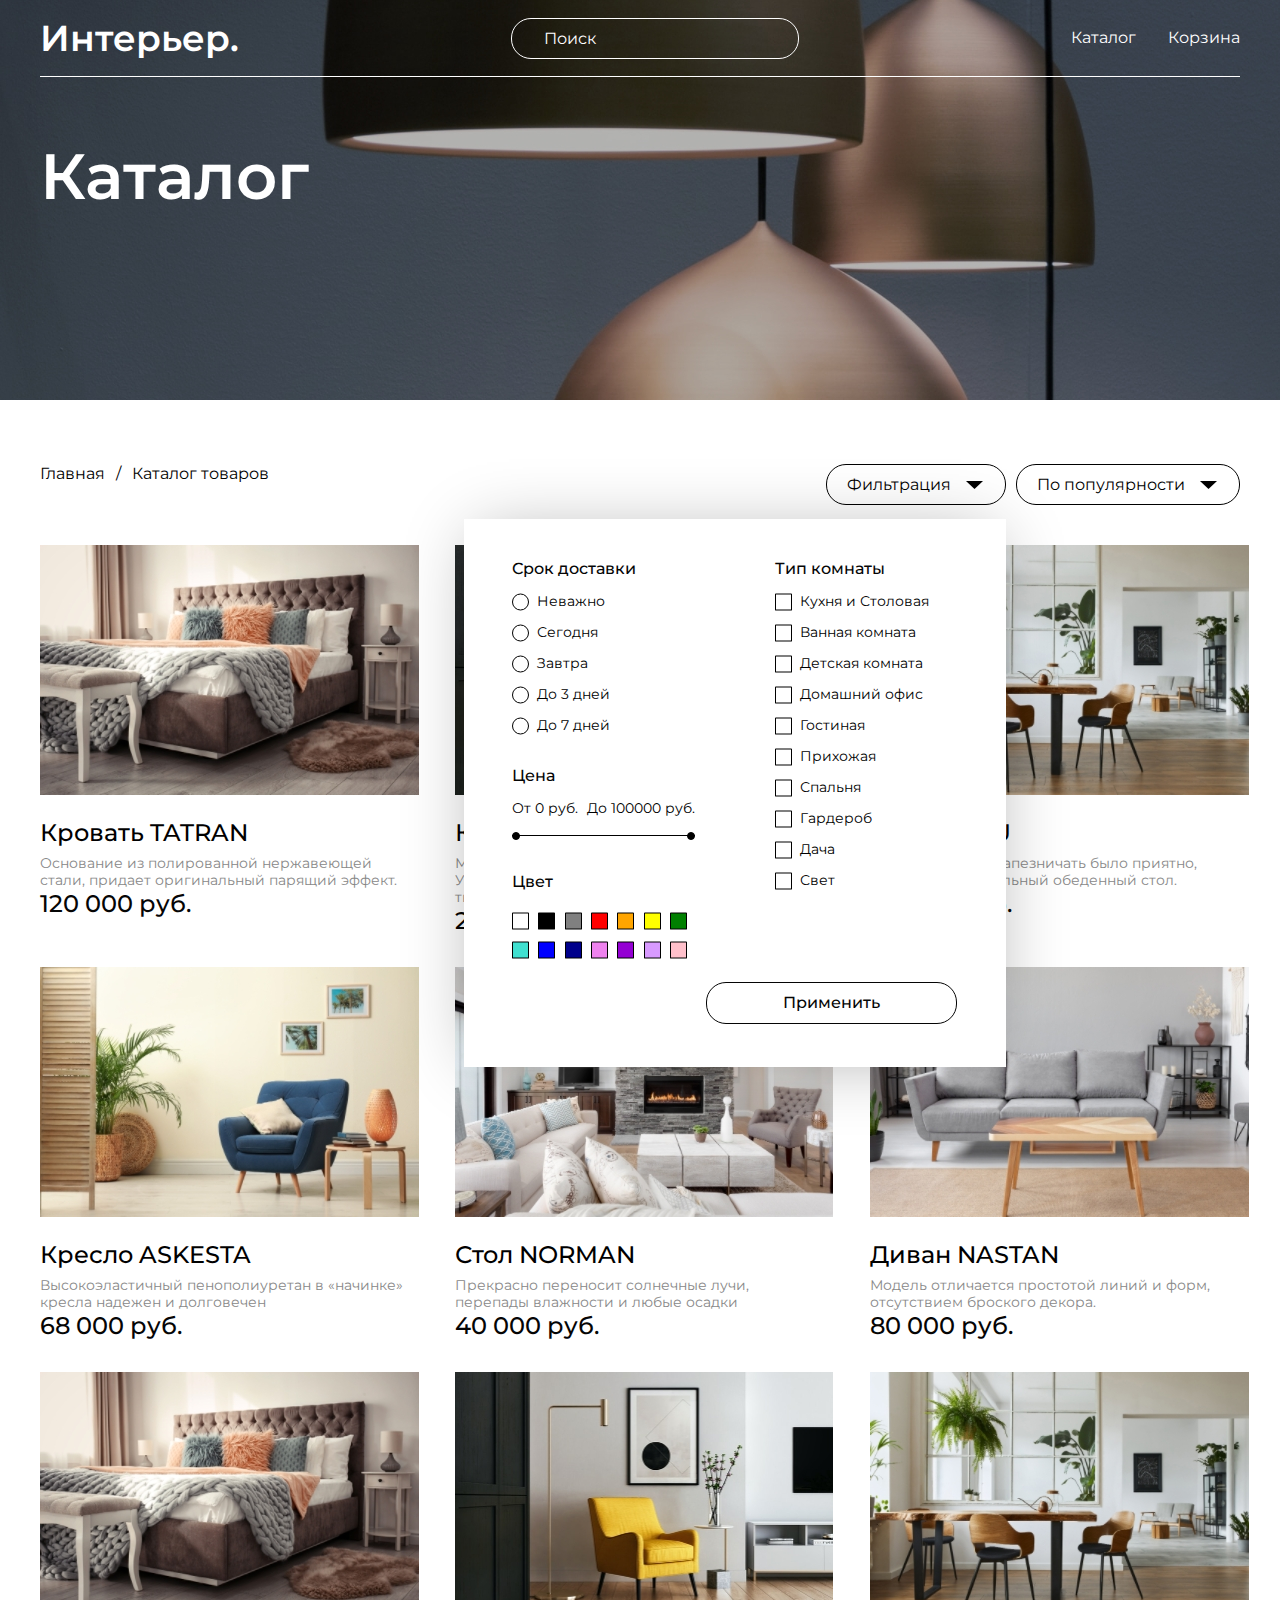
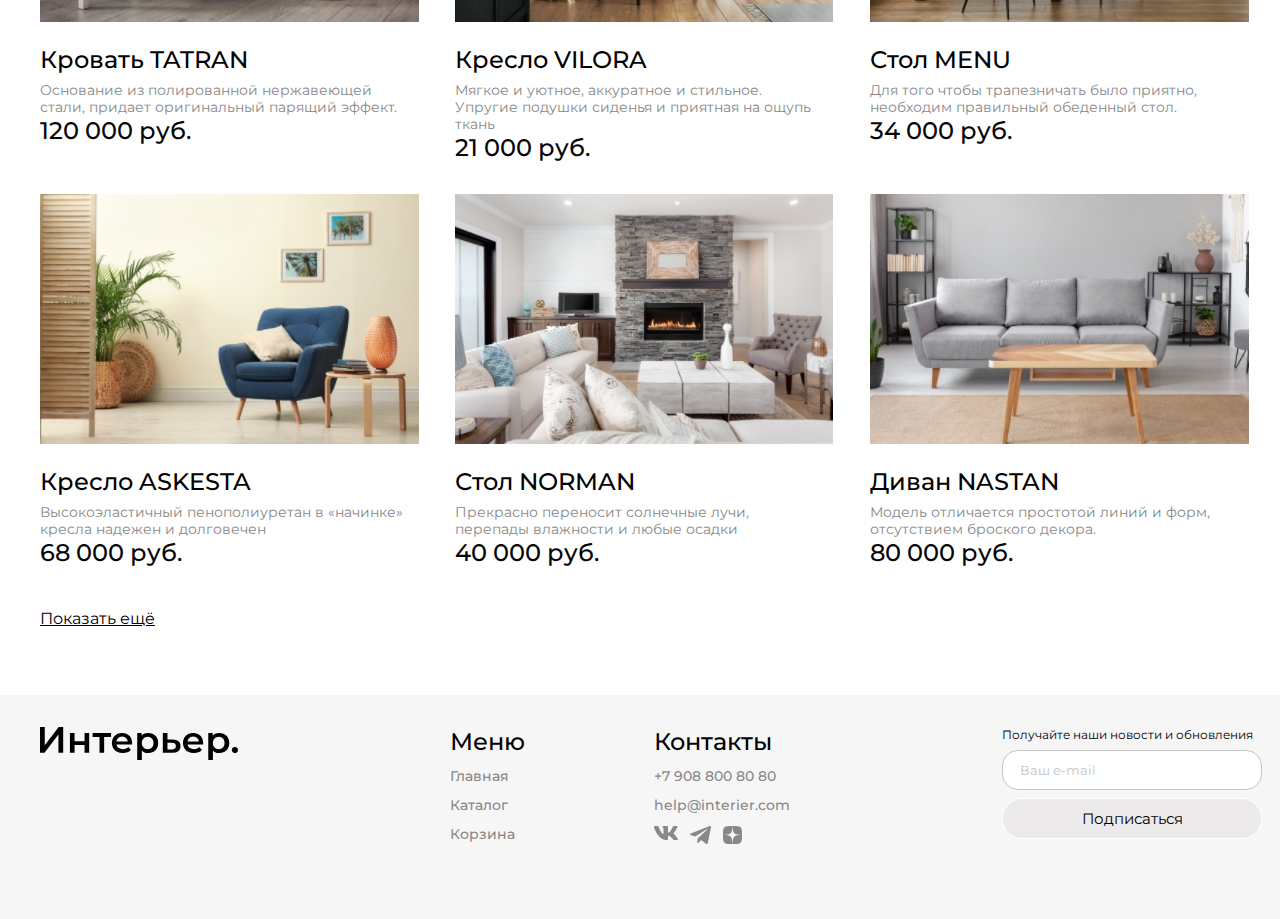
<file: catalog.html>
<!DOCTYPE html>
<html lang="en">
  <head>
    <meta charset="UTF-8" />
    <meta name="viewport" content="width=device-width, initial-scale=1.0" />
    <title>Catalog</title>
    <link rel="icon" href="images/logo.jpg" />
    <link rel="stylesheet" href="styles/style.css" />
  </head>
  <body>
    <section class="top-catalog center">
      <header class="header">
        <section class="logo">
          <p>Интерьер.</p>
        </section>
        <form class="form">
          <input class="form__input" type="text" placeholder="Поиск" />
        </form>
        <nav class="menu">
          <ul>
            <li><a class="menu__link" href="catalog.html">Каталог</a></li>
            <li><a class="menu__link" href="basket.html">Корзина</a></li>
          </ul>
        </nav>
        <div class="menu-mob">
          <a href=""
            ><svg
              width="15.366211"
              height="15.360107"
              viewBox="0 0 15.3662 15.3601"
              fill="none"
              xmlns="http://www.w3.org/2000/svg"
              xmlns:xlink="http://www.w3.org/1999/xlink"
            >
              <desc>Created with Pixso.</desc>
              <defs />
              <path
                id="Vector"
                d="M11.53 10.41C12.52 9.14 12.99 7.54 12.84 5.93C12.68 4.33 11.93 2.84 10.72 1.78C9.51 0.71 7.94 0.15 6.33 0.2C4.72 0.25 3.19 0.91 2.05 2.05C0.91 3.19 0.25 4.72 0.2 6.33C0.15 7.94 0.71 9.51 1.78 10.72C2.85 11.93 4.33 12.68 5.94 12.83C7.54 12.99 9.14 12.52 10.42 11.53L10.45 11.56L13.81 14.92C13.88 15 13.97 15.05 14.07 15.09C14.16 15.13 14.27 15.16 14.37 15.16C14.47 15.16 14.58 15.13 14.67 15.09C14.77 15.05 14.86 15 14.93 14.92C15 14.85 15.06 14.76 15.1 14.67C15.14 14.57 15.16 14.47 15.16 14.36C15.16 14.26 15.14 14.16 15.1 14.06C15.06 13.96 15 13.88 14.93 13.8L11.57 10.44C11.56 10.43 11.55 10.42 11.53 10.41ZM9.89 3.17C10.34 3.61 10.69 4.13 10.94 4.71C11.18 5.29 11.31 5.91 11.31 6.53C11.31 7.16 11.19 7.78 10.95 8.36C10.71 8.94 10.36 9.47 9.92 9.91C9.47 10.36 8.95 10.71 8.37 10.95C7.79 11.18 7.17 11.31 6.54 11.3C5.91 11.3 5.29 11.17 4.72 10.93C4.14 10.69 3.61 10.33 3.17 9.88C2.29 8.99 1.8 7.79 1.81 6.53C1.81 5.28 2.31 4.08 3.2 3.19C4.09 2.31 5.29 1.81 6.54 1.8C7.79 1.8 9 2.29 9.89 3.17Z"
                fill="#FFFFFF"
                fill-opacity="1.000000"
                fill-rule="evenodd"
              />
              <path
                id="Vector"
                d="M13.04 7.14Q13.09 6.54 13.03 5.92Q12.98 5.3 12.81 4.71Q12.63 4.12 12.35 3.56Q12.07 3.01 11.69 2.53Q11.32 2.04 10.85 1.63Q10.38 1.22 9.86 0.91Q9.33 0.59 8.75 0.38Q8.16 0.17 7.55 0.07Q6.95 -0.02 6.33 0Q5.7 0.02 5.11 0.15Q4.51 0.28 3.94 0.53Q3.37 0.78 2.86 1.12Q2.35 1.47 1.91 1.91Q1.47 2.35 1.13 2.85Q0.78 3.36 0.53 3.93Q0.29 4.5 0.15 5.1Q0.02 5.7 0 6.32Q-0.02 6.95 0.07 7.55Q0.17 8.16 0.38 8.74Q0.59 9.33 0.9 9.86Q1.22 10.38 1.63 10.85Q2.04 11.32 2.53 11.69Q3.01 12.07 3.57 12.35Q4.12 12.63 4.71 12.81Q5.3 12.98 5.92 13.03Q6.54 13.09 7.15 13.03Q7.76 12.98 8.36 12.8Q8.96 12.63 9.5 12.35Q9.97 12.11 10.4 11.79L13.67 15.06Q13.74 15.13 13.82 15.19Q13.9 15.24 13.99 15.28Q14.08 15.32 14.18 15.34Q14.27 15.36 14.37 15.36Q14.47 15.36 14.56 15.34Q14.66 15.32 14.75 15.28Q14.84 15.24 14.92 15.19Q15 15.13 15.07 15.06Q15.14 14.99 15.19 14.91Q15.25 14.83 15.29 14.74Q15.32 14.65 15.34 14.56Q15.36 14.46 15.36 14.36Q15.36 14.26 15.34 14.17Q15.32 14.07 15.29 13.98Q15.25 13.89 15.19 13.81Q15.14 13.73 15.07 13.66L11.8 10.39Q12.11 9.96 12.35 9.5Q12.63 8.95 12.8 8.35Q12.98 7.75 13.04 7.14ZM11.53 10.41C12.52 9.14 12.99 7.54 12.84 5.93C12.68 4.33 11.93 2.84 10.72 1.78C9.51 0.71 7.94 0.15 6.33 0.2C4.72 0.25 3.19 0.91 2.05 2.05C0.91 3.19 0.25 4.72 0.2 6.33C0.15 7.94 0.71 9.51 1.78 10.72C2.85 11.93 4.33 12.68 5.94 12.83C7.54 12.99 9.14 12.52 10.42 11.53L10.45 11.56L13.81 14.92C13.88 15 13.97 15.05 14.07 15.09C14.16 15.13 14.27 15.16 14.37 15.16C14.47 15.16 14.58 15.13 14.67 15.09C14.77 15.05 14.86 15 14.93 14.92C15 14.85 15.06 14.76 15.1 14.67C15.14 14.57 15.16 14.47 15.16 14.36C15.16 14.26 15.14 14.16 15.1 14.06C15.06 13.96 15 13.88 14.93 13.8L11.57 10.44C11.56 10.43 11.55 10.42 11.53 10.41ZM9.89 3.17C10.34 3.61 10.69 4.13 10.94 4.71C11.18 5.29 11.31 5.91 11.31 6.53C11.31 7.16 11.19 7.78 10.95 8.36C10.71 8.94 10.36 9.47 9.92 9.91C9.47 10.36 8.95 10.71 8.37 10.95C7.79 11.18 7.17 11.31 6.54 11.3C5.91 11.3 5.29 11.17 4.72 10.93C4.14 10.69 3.61 10.33 3.17 9.88C2.29 8.99 1.8 7.79 1.81 6.53C1.81 5.28 2.31 4.08 3.2 3.19C4.09 2.31 5.29 1.81 6.54 1.8C7.79 1.8 9 2.29 9.89 3.17ZM10.33 4Q10.58 4.37 10.75 4.79Q10.93 5.21 11.02 5.64Q11.11 6.08 11.11 6.54Q11.11 6.99 11.03 7.43Q10.94 7.87 10.77 8.29Q10.59 8.71 10.35 9.08Q10.1 9.45 9.78 9.77Q9.46 10.09 9.08 10.34Q8.71 10.59 8.29 10.76Q7.87 10.93 7.43 11.02Q7 11.11 6.54 11.1Q6.09 11.1 5.65 11.01Q5.21 10.92 4.79 10.75Q4.37 10.57 4 10.32Q3.64 10.07 3.32 9.74Q3 9.42 2.76 9.05Q2.52 8.69 2.35 8.27Q2.18 7.85 2.09 7.42Q2.01 6.99 2.01 6.54Q2.01 6.08 2.1 5.65Q2.19 5.22 2.36 4.8Q2.53 4.39 2.78 4.02Q3.02 3.65 3.34 3.34Q3.66 3.02 4.03 2.77Q4.39 2.53 4.81 2.35Q5.23 2.18 5.66 2.09Q6.09 2.01 6.54 2Q6.99 2 7.42 2.09Q7.86 2.17 8.28 2.34Q8.69 2.51 9.06 2.75Q9.43 2.99 9.75 3.31Q10.07 3.63 10.33 4Z"
                fill="#FFFFFF"
                fill-opacity="1.000000"
                fill-rule="evenodd"
              />
            </svg>
          </a>
          <a href="catalog.html"
            ><svg
              width="19.199463"
              height="19.199951"
              viewBox="0 0 19.1995 19.2"
              fill="none"
              xmlns="http://www.w3.org/2000/svg"
              xmlns:xlink="http://www.w3.org/1999/xlink"
            >
              <desc>Created with Pixso.</desc>
              <defs />
              <rect
                id="Rectangle 46"
                width="4.571429"
                height="4.571429"
                fill="#FFFFFF"
                fill-opacity="1.000000"
              />
              <rect
                id="Rectangle 41"
                y="7.314209"
                width="4.571429"
                height="4.571429"
                fill="#FFFFFF"
                fill-opacity="1.000000"
              />
              <rect
                id="Rectangle 47"
                y="14.628540"
                width="4.571429"
                height="4.571428"
                fill="#FFFFFF"
                fill-opacity="1.000000"
              />
              <rect
                id="Rectangle 48"
                x="7.313477"
                y="7.314209"
                width="4.571429"
                height="4.571429"
                fill="#FFFFFF"
                fill-opacity="1.000000"
              />
              <rect
                id="Rectangle 45"
                x="7.313477"
                y="14.628540"
                width="4.571429"
                height="4.571428"
                fill="#FFFFFF"
                fill-opacity="1.000000"
              />
              <rect
                id="Rectangle 49"
                x="7.313477"
                width="4.571429"
                height="4.571429"
                fill="#FFFFFF"
                fill-opacity="1.000000"
              />
              <rect
                id="Rectangle 42"
                x="14.627930"
                y="7.314209"
                width="4.571428"
                height="4.571429"
                fill="#FFFFFF"
                fill-opacity="1.000000"
              />
              <rect
                id="Rectangle 44"
                x="14.627930"
                y="14.628540"
                width="4.571428"
                height="4.571428"
                fill="#FFFFFF"
                fill-opacity="1.000000"
              />
              <rect
                id="Rectangle 43"
                x="14.627930"
                width="4.571428"
                height="4.571429"
                fill="#FFFFFF"
                fill-opacity="1.000000"
              />
            </svg>
          </a>
          <a href="basket.html"
            ><svg
              width="18.717285"
              height="16.666626"
              viewBox="0 0 18.7173 16.6666"
              fill="none"
              xmlns="http://www.w3.org/2000/svg"
              xmlns:xlink="http://www.w3.org/1999/xlink"
            >
              <desc>Created with Pixso.</desc>
              <defs />
              <path
                id="Vector"
                d="M11.45 16.66C12.01 16.66 12.54 16.44 12.93 16.05C13.32 15.66 13.54 15.13 13.54 14.58C13.54 14.03 13.32 13.5 12.93 13.11C12.54 12.71 12.01 12.5 11.45 12.5C10.9 12.5 10.37 12.71 9.98 13.11C9.59 13.5 9.37 14.03 9.37 14.58C9.37 15.13 9.59 15.66 9.98 16.05C10.37 16.44 10.9 16.66 11.45 16.66ZM4.16 16.66C4.71 16.66 5.24 16.44 5.63 16.05C6.03 15.66 6.24 15.13 6.24 14.58C6.24 14.03 6.03 13.5 5.63 13.11C5.24 12.71 4.71 12.5 4.16 12.5C3.61 12.5 3.08 12.71 2.69 13.11C2.3 13.5 2.08 14.03 2.08 14.58C2.08 15.13 2.3 15.66 2.69 16.05C3.08 16.44 3.61 16.66 4.16 16.66ZM17.74 2C18 1.99 18.25 1.88 18.43 1.69C18.61 1.51 18.71 1.26 18.71 1C18.71 0.74 18.61 0.49 18.43 0.3C18.25 0.11 18 0 17.74 0L16.54 0C15.6 0 14.79 0.65 14.59 1.56L13.28 7.44C13.08 8.36 12.27 9.01 11.33 9.01L3.5 9.01L2 3L11.73 3C11.99 2.99 12.23 2.88 12.41 2.69C12.59 2.5 12.69 2.26 12.69 2C12.69 1.74 12.59 1.49 12.41 1.31C12.23 1.12 11.99 1.01 11.73 1L2 1C1.69 1 1.39 1.07 1.12 1.2C0.85 1.33 0.61 1.53 0.42 1.77C0.23 2.01 0.1 2.29 0.04 2.58C-0.02 2.88 -0.02 3.19 0.06 3.49L1.56 9.5C1.67 9.93 1.92 10.31 2.27 10.59C2.62 10.86 3.05 11.01 3.5 11.01L11.33 11.01C12.24 11.01 13.12 10.7 13.83 10.13C14.54 9.56 15.04 8.77 15.24 7.88L16.54 2L17.74 2Z"
                fill="#FFFFFF"
                fill-opacity="1.000000"
                fill-rule="nonzero"
              />
            </svg>
          </a>
        </div>
      </header>
      <h1 class="heading">Каталог</h1>
    </section>
    <section class="center">
      <section class="catalog-info">
        <section class="catalog-info__path">
          <div>
            <a class="catalog-info__path_link" href="index.html">Главная</a>
          </div>
          <p class="catalog-info__path_link">/</p>
          <div>
            <a class="catalog-info__path_link" href="catalog.html"
              >Каталог товаров</a
            >
          </div>
        </section>
        <section class="catalog-info__selectors">
          <section class="catalog-info__filtration">
            <select class="catalog-info__filtration_selector">
              <option>Фильтрация</option>
            </select>

            <form action="#" method="get">
              <section class="catalog-info__filtration_on">
                <div class="catalog-info__filtration_on_all">
                  <div class="catalog-info__filtration_on_1">
                    <p class="title">Срок доставки</p>
                    <div class="catalog-info__filtration_on_delivery-date">
                      <input
                        type="radio"
                        id="no-matter"
                        name="delivery"
                      /><label for="no-matter">Неважно</label>
                      <input type="radio" id="today" name="delivery" /><label
                        for="today"
                        >Сегодня</label
                      >
                      <input type="radio" id="tomorrow" name="delivery" /><label
                        for="tomorrow"
                        >Завтра</label
                      >
                      <input
                        type="radio"
                        id="in-three-days"
                        name="delivery"
                      /><label for="in-three-days">До 3 дней</label>
                      <input
                        type="radio"
                        id="in-seven-days"
                        name="delivery"
                      /><label for="in-seven-days">До 7 дней</label>
                    </div>
                    <div class="catalog-info__filtration_on_price">
                      <p class="title">Цена</p>
                      <div class="catalog-info__filtration_on_price_range">
                        <p class="catalog-info__filtration_on_price_from-zero">
                          От 0 руб.
                        </p>
                        <p
                          class="catalog-info__filtration_on_price_to-hudred-thousand"
                        >
                          До 100000 руб.
                        </p>
                      </div>
                      <div class="progress-bar">
                        <div class="first-circle"></div>
                        <div class="last-circle"></div>
                      </div>
                    </div>
                    <p class="title">Цвет</p>
                    <div class="catalog-info__filtration_on_color">
                      <input type="checkbox" id="white" name="white" /><label
                        for="white"
                      ></label>
                      <input
                        checked
                        type="checkbox"
                        id="black"
                        name="black"
                      /><label for="black"></label>
                      <input type="checkbox" id="gray" name="gray" /><label
                        for="gray"
                      ></label>
                      <input type="checkbox" id="red" name="red" />
                      <label for="red"></label>
                      <input type="checkbox" id="orange" name="orange" /><label
                        for="orange"
                      ></label>
                      <input type="checkbox" id="yellow" name="yellow" /><label
                        for="yellow"
                      ></label>
                      <input type="checkbox" id="green" name="green" /><label
                        for="green"
                      ></label>
                      <input
                        type="checkbox"
                        id="turquoise"
                        name="turquoise"
                      /><label for="turquoise"></label>
                      <input type="checkbox" id="blue" name="blue" /><label
                        for="blue"
                      ></label>
                      <input
                        type="checkbox"
                        id="darkblue"
                        name="darkblue"
                      /><label for="darkblue"></label>
                      <input type="checkbox" id="violet" name="violet" /><label
                        for="violet"
                      ></label>
                      <input
                        type="checkbox"
                        id="darkviolet"
                        name="darkviolet"
                      /><label for="darkviolet"></label>
                      <input
                        type="checkbox"
                        id="darkpink"
                        name="darkpink"
                      /><label for="darkpink"></label>
                      <input type="checkbox" id="pink" name="pink" /><label
                        for="pink"
                      ></label>
                    </div>
                  </div>
                  <div class="catalog-info__filtration_on_2">
                    <p class="title">Тип комнаты</p>
                    <div class="catalog-info__filtration_on_type">
                      <input type="checkbox" id="kitchen" name="kitchen" />
                      <label for="kitchen">Кухня и Столовая</label>
                      <input type="checkbox" id="bathroom" name="bathroom" />
                      <label for="bathroom">Ванная комната</label>
                      <input
                        type="checkbox"
                        id="children-room"
                        name="children-room"
                      />
                      <label for="children-room">Детская комната</label>
                      <input
                        type="checkbox"
                        id="home-office"
                        name="home-office"
                      /><label for="home-office">Домашний офис</label>
                      <input
                        type="checkbox"
                        id="living-room"
                        name="living-room"
                      /><label for="living-room">Гостиная</label>
                      <input type="checkbox" id="hall" name="hall" /><label
                        for="hall"
                        >Прихожая</label
                      ><input
                        type="checkbox"
                        id="bedroom"
                        name="bedroom"
                      /><label for="bedroom">Спальня</label>
                      <input
                        type="checkbox"
                        id="wardrobe"
                        name="wardrobe"
                      /><label for="wardrobe">Гардероб</label>
                      <input
                        type="checkbox"
                        id="cottage"
                        name="cottage"
                      /><label for="cottage">Дача</label>
                      <input type="checkbox" id="light" name="light" /><label
                        for="light"
                        >Свет</label
                      >
                    </div>
                  </div>
                </div>
                <div class="catalog-info__filtration_on_submit">
                  <button type="submit" class="title">Применить</button>
                </div>
              </section>
            </form>
          </section>
          <section class="catalog-info__ordering">
            <select class="catalog-info__ordering_selector">
              <option>По популярности</option>
              <option>По возрастанию</option>
              <option>По убыванию</option>
            </select>
          </section>
        </section>
      </section>
      <section class="product-box">
        <section class="product-content">
          <a href="#">
            <img src="images/tatran.jpeg" alt="default" />
          </a>
          <h3 class="product-name">Кровать TATRAN</h3>
          <p class="product-describe">
            Основание из полированной нержавеющей стали, придает оригинальный
            парящий эффект.
          </p>
          <p class="new-price">120 000 руб.</p>
        </section>
        <section class="product-content">
          <a href="#">
            <img src="images/vilora.jpeg" alt="default" />
          </a>
          <h3 class="product-name">Кресло VILORA</h3>
          <p class="product-describe">
            Мягкое и уютное, аккуратное и стильное. Упругие подушки сиденья и
            приятная на ощупь ткань
          </p>
          <p class="new-price">21 000 руб.</p>
        </section>
        <section class="product-content">
          <a href="#">
            <img src="images/menu.jpeg" alt="default" />
          </a>
          <h3 class="product-name">Стол MENU</h3>
          <p class="product-describe">
            Для того чтобы трапезничать было приятно, необходим правильный
            обеденный стол.
          </p>
          <p class="new-price">34 000 руб.</p>
        </section>
        <section class="product-content">
          <a href="#">
            <img src="images/askesta.jpeg" alt="default" />
          </a>
          <h3 class="product-name">Кресло ASKESTA</h3>
          <p class="product-describe">
            Высокоэластичный пенополиуретан в «начинке» кресла надежен и
            долговечен
          </p>
          <p class="new-price">68 000 руб.</p>
        </section>
        <section class="product-content">
          <a href="#">
            <img src="images/norman.jpeg" alt="default" />
          </a>
          <h3 class="product-name">Стол NORMAN</h3>
          <p class="product-describe">
            Прекрасно переносит солнечные лучи, перепады влажности и любые
            осадки
          </p>
          <p class="new-price">40 000 руб.</p>
        </section>
        <section class="product-content">
          <a href="#">
            <img src="images/nastan.jpeg" alt="default" />
          </a>
          <h3 class="product-name">Диван NASTAN</h3>
          <p class="product-describe">
            Модель отличается простотой линий и форм, отсутствием броского
            декора.
          </p>
          <p class="new-price">80 000 руб.</p>
        </section>
        <section class="product-content">
          <a href="#">
            <img src="images/tatran.jpeg" alt="default" />
          </a>
          <h3 class="product-name">Кровать TATRAN</h3>
          <p class="product-describe">
            Основание из полированной нержавеющей стали, придает оригинальный
            парящий эффект.
          </p>
          <p class="new-price">120 000 руб.</p>
        </section>
        <section class="product-content">
          <a href="#">
            <img src="images/vilora.jpeg" alt="default" />
          </a>
          <h3 class="product-name">Кресло VILORA</h3>
          <p class="product-describe">
            Мягкое и уютное, аккуратное и стильное. Упругие подушки сиденья и
            приятная на ощупь ткань
          </p>
          <p class="new-price">21 000 руб.</p>
        </section>
        <section class="product-content">
          <a href="#">
            <img src="images/menu.jpeg" alt="default" />
          </a>
          <h3 class="product-name">Стол MENU</h3>
          <p class="product-describe">
            Для того чтобы трапезничать было приятно, необходим правильный
            обеденный стол.
          </p>
          <p class="new-price">34 000 руб.</p>
        </section>
        <section class="product-content">
          <a href="#">
            <img src="images/askesta.jpeg" alt="default" />
          </a>
          <h3 class="product-name">Кресло ASKESTA</h3>
          <p class="product-describe">
            Высокоэластичный пенополиуретан в «начинке» кресла надежен и
            долговечен
          </p>
          <p class="new-price">68 000 руб.</p>
        </section>
        <section class="product-content">
          <a href="#">
            <img src="images/norman.jpeg" alt="default" />
          </a>
          <h3 class="product-name">Стол NORMAN</h3>
          <p class="product-describe">
            Прекрасно переносит солнечные лучи, перепады влажности и любые
            осадки
          </p>
          <p class="new-price">40 000 руб.</p>
        </section>
        <section class="product-content">
          <a href="#">
            <img src="images/nastan.jpeg" alt="default" />
          </a>
          <h3 class="product-name">Диван NASTAN</h3>
          <p class="product-describe">
            Модель отличается простотой линий и форм, отсутствием броского
            декора.
          </p>
          <p class="new-price">80 000 руб.</p>
        </section>
      </section>
      <a class="show-more" href="#">Показать ещё</a>
    </section>
    <footer class="center footer">
      <section class="footer__logo">
        <img src="./images/interior.svg" alt="Логотип" width="198" />
      </section>
      <section class="footer__content">
        <section class="footer__info">
          <section class="footer__item">
            <h4 class="footer-menu">Меню</h4>
            <section class="footer__link">
              <a href="index.html">Главная</a>
            </section>
            <section class="footer__link">
              <a href="catalog.html">Каталог</a>
            </section>
            <section class="footer__link">
              <a href="basket.html">Корзина</a>
            </section>
          </section>
          <section class="footer__item">
            <h4 class="footer__contacts">Контакты</h4>
            <section class="footer__link">
              <a href="#">+7 908 800 80 80</a>
            </section>
            <section class="footer__link">
              <a href="#">help@interier.com</a>
            </section>
            <section class="footer__icons">
              <a href="https://vk.com/">
                <img src="images/vk.svg" alt="Вконтакте" />
              </a>
              <a href="https://telegram.org//">
                <img src="images/telegram.svg" alt="telegram" />
              </a>
              <a href="https://dzen.ru/">
                <img src="images/dzen.svg" alt="dzen" />
              </a>
            </section>
          </section>
        </section>
      </section>
      <section class="footer__form">
        <form action="#">
          <p class="news">Получайте наши новости и обновления</p>
          <input class="input-email" type="email" placeholder="Ваш e-mail" />
          <button class="btn-subscribe">Подписаться</button>
        </form>
      </section>
    </footer>
  </body>
</html>
</file>
<file: styles/style.css>
@charset "UTF-8";
@import url("https://fonts.googleapis.com/css2?family=Montserrat:ital,wght@0,100..900;1,100..900&display=swap");
@import url("https://fonts.googleapis.com/css2?family=Montserrat:ital,wght@0,100..900;1,100..900&display=swap");
@import url("https://fonts.googleapis.com/css2?family=Poppins:ital,wght@0,100;0,200;0,300;0,400;0,500;0,600;0,700;0,800;0,900;1,100;1,200;1,300;1,400;1,500;1,600;1,700;1,800;1,900&display=swap");
* {
  margin: 0;
  padding: 0;
  font-family: Montserrat;
}

.center {
  padding-left: calc(50% - 600px);
  padding-right: calc(50% - 600px);
}

.header {
  display: flex;
  height: 76px;
  margin-bottom: 64px;
  flex-wrap: wrap;
  justify-content: space-between;
  align-items: center;
  border-bottom: 0.5px solid white;
}

.menu {
  display: flex;
  gap: 32px;
}
.menu-mob {
  display: none;
}

.menu > ul {
  display: flex;
  list-style-type: none;
  padding: 0;
  margin: 0;
  gap: 32px;
}

.menu__link {
  font-size: 16px;
  line-height: 20px;
  text-decoration: none;
  color: white;
}

.menu-link:hover,
.heading {
  color: white;
  font-size: 64px;
  font-weight: 600;
  line-height: 70px;
  letter-spacing: 0%;
  text-align: left;
  max-width: 792px;
  margin-bottom: 16px;
}

.our-class {
  color: white;
  font-family: Montserrat;
  font-size: 24px;
  font-weight: 400;
  line-height: 32px;
  letter-spacing: 0%;
  text-align: left;
  width: 792px;
  margin-bottom: 16px;
}

.catalog {
  color: white;
  font-family: Montserrat;
  font-size: 16px;
  font-weight: 400;
  line-height: 24px;
  letter-spacing: 0%;
  text-align: left;
  text-decoration-line: underline;
}

.product-catalog {
  display: block;
  color: black;
  font-family: Montserrat;
  font-size: 16px;
  font-weight: 400;
  line-height: 24px;
  letter-spacing: 0%;
  text-align: left;
  text-decoration-line: underline;
  margin-top: 40px;
  margin-bottom: 64px;
}

.product-special,
.product-for {
  font-weight: 600;
  font-size: 48px;
  line-height: 59px;
  color: #000000;
  margin-bottom: 32px;
  padding-top: 64px;
}

.product-content {
  display: flex;
  font-weight: 600;
  font-size: 48px;
  line-height: 59px;
  color: #000000;
  width: 370px;
  flex-direction: column;
}

.product-name {
  font-weight: 500;
  font-size: 24px;
  line-height: 29px;
  color: #000000;
  margin-top: 10px;
  margin-bottom: 8px;
}

.product-describe {
  color: rgb(136, 136, 136);
  font-family: Montserrat;
  font-size: 14px;
  font-weight: 400;
  line-height: 17px;
  letter-spacing: 0%;
  text-align: left;
}

.product-box {
  display: flex;
  gap: 32px;
  flex-wrap: wrap;
}

.product-box__price {
  display: flex;
  gap: 32px;
}

.new-price {
  font-weight: 500;
  font-size: 24px;
  line-height: 29px;
  color: #050505;
}

.old-price {
  font-weight: 500;
  font-size: 24px;
  line-height: 29px;
  text-decoration-line: line-through;
  color: #888888;
}

.news {
  font-size: 14px;
  line-height: 16px;
  color: #000000;
  margin-bottom: 16px;
}

.btn-subscribe {
  background: rgba(222, 215, 215, 0.41);
  border: 1px solid #ffffff;
  box-sizing: border-box;
  border-radius: 20px;
  width: 260px;
  height: 41px;
  font-size: 15px;
  line-height: 18px;
  color: #000000;
}

.contacts__link {
  color: rgb(136, 136, 136);
  font-family: Montserrat;
  font-size: 14px;
  font-weight: 500;
  line-height: 17px;
  letter-spacing: 0%;
  text-align: left;
  margin-bottom: 12px;
}

.form__input {
  box-sizing: border-box;
  border: 1px solid rgb(255, 255, 255);
  border-radius: 20px;
  font-size: 16px;
  line-height: 20px;
  text-decoration: none;
  color: white;
  width: 288px;
  height: 41px;
  padding-left: 32px;
  padding-top: 10.5px;
  padding-bottom: 10.5px;
  background-color: transparent;
}

.input-email {
  box-sizing: border-box;
  border: 1px solid rgb(196, 196, 196);
  border-radius: 16px;
  background: rgb(255, 255, 255);
  width: 260px;
  height: 40px;
  color: rgb(196, 196, 196);
  padding-left: 17px;
  padding-top: 12px;
  padding-bottom: 13px;
  margin-bottom: 8px;
}

.form__input::-moz-placeholder {
  color: white;
}

.form__input::placeholder {
  color: white;
}

.input-email::-moz-placeholder {
  color: rgb(196, 196, 196);
}

.input-email::placeholder {
  color: rgb(196, 196, 196);
}

.logo {
  color: white;
  font-family: Montserrat;
  font-size: 36px;
  font-weight: 600;
  line-height: 44px;
  letter-spacing: 0%;
  text-align: left;
}

.top {
  background: url(../images/top.jpeg), rgb(196, 196, 196);
  background-size: cover;
  height: 735px;
}

.footer-menu {
  color: rgb(0, 0, 0);
  font-size: 24px;
  font-weight: 500;
  line-height: 29px;
  letter-spacing: 0%;
  text-align: left;
  margin-bottom: 12px;
}

.footer {
  background: rgb(247, 246, 246);
  display: flex;
  gap: 212px;
  padding-top: 32px;
  padding-bottom: 64px;
}
.footer__contacts {
  color: rgb(0, 0, 0);
  font-size: 24px;
  font-weight: 500;
  line-height: 29px;
  letter-spacing: 0%;
  text-align: left;
  margin-bottom: 12px;
}
.footer__info {
  display: flex;
  gap: 129px;
}
.footer__content {
  display: flex;
  gap: 192px;
}
.footer__icons {
  display: flex;
  gap: 12px;
}
.footer__item a {
  text-decoration: none;
  color: rgb(136, 136, 136);
  font-family: Montserrat;
  font-size: 14px;
  font-weight: 500;
  line-height: 17px;
  letter-spacing: 0%;
  text-align: left;
}
.footer__logo {
  fill: black;
}
.footer__link:hover {
  text-decoration: underline;
}
.footer__link {
  color: rgb(136, 136, 136);
  font-size: 14px;
  font-weight: 500;
  line-height: 17px;
  letter-spacing: 0%;
  text-align: left;
  margin-bottom: 12px;
}

.news {
  color: rgb(0, 0, 0);
  font-family: Montserrat;
  font-size: 12px;
  font-weight: 400;
  line-height: 15px;
  letter-spacing: 0%;
  text-align: left;
  margin-bottom: 8px;
}

.for__item {
  height: 415px;
  font-family: Montserrat;
  font-size: 34px;
  font-weight: 600;
  line-height: 41px;
  letter-spacing: 0%;
  color: white;
  display: flex;
  justify-content: center;
  align-items: center;
}
.for__item_1 {
  background-image: url(../images/for-chill.jpeg);
}
.for__item_2 {
  background-image: url(../images/for-work.jpeg);
}
.for__item_3 {
  background-image: url(../images/for-kitchen.jpeg);
}
.for__item_4 {
  background-image: url(../images/for-lullaby.jpeg);
}
.for__item_5 {
  background-image: url(../images/for-bathroom.jpeg);
}
.for__item_small {
  grid-column: span 4;
}
.for__item_big {
  grid-column: span 6;
}
.for__content {
  display: grid;
  gap: 32px;
  grid-template-columns: repeat(12, 1fr);
}

.catalog {
  color: rgb(255, 255, 255);
  font-family: Montserrat;
  font-size: 16px;
  font-weight: 400;
  line-height: 24px;
  letter-spacing: 0%;
  text-align: left;
  text-decoration-line: underline;
}

.show-more {
  display: block;
  color: black;
  font-family: Montserrat;
  font-size: 16px;
  font-weight: 400;
  line-height: 24px;
  letter-spacing: 0%;
  text-align: left;
  text-decoration-line: underline;
  margin-top: 40px;
  margin-bottom: 64px;
}

.product-box {
  margin-top: 40px;
  display: flex;
  gap: 32px;
  flex-wrap: wrap;
  justify-content: space-between;
}

.top-catalog {
  background: url(../images/interior-top.jpeg), rgb(196, 196, 196);
  background-size: cover;
  height: 400px;
}

.catalog-info {
  display: flex;
  margin-top: 64px;
  justify-content: space-between;
}
.catalog-info__path {
  display: flex;
  justify-content: space-between;
  gap: 10px;
  width: 229px;
}
.catalog-info__path_link {
  color: black;
  text-decoration: none;
}
.catalog-info__selectors {
  display: flex;
}
.catalog-info__ordering_selector, .catalog-info__filtration_selector {
  appearance: none; /* Убираем стандартный вид */
  -webkit-appearance: none; /* Для Safari */
  -moz-appearance: none; /* Для Firefox */
  display: flex;
  align-items: center;
  padding: 10px 54px 10px 20px;
  border: 1px solid #000;
  border-radius: 20px;
  font-size: 16px;
  cursor: pointer;
  -webkit-user-select: none;
     -moz-user-select: none;
          user-select: none;
  width: -moz-fit-content;
  width: fit-content;
  appearance: none;
  background: url(../images/selector-triangle.svg) no-repeat calc(100% - 22px) 16px;
}
.catalog-info__ordering {
  margin-left: 10px;
}
.catalog-info__filtration {
  position: relative;
}
.catalog-info__filtration_on {
  box-shadow: 0px 4px 67px -12px rgba(0, 0, 0, 0.32);
  display: block;
  width: 446px;
  height: 468px;
  position: absolute;
  right: 0px;
  bottom: -562px;
  background-color: white;
  padding-left: 48px;
  padding-right: 48px;
  padding-top: 40px;
  padding-bottom: 40px;
  /*text*/
  color: rgb(0, 0, 0);
  font-family: Montserrat;
  font-size: 14px;
  font-weight: 400;
  line-height: 17px;
  letter-spacing: 0%;
  text-align: left;
}
.catalog-info__filtration_on_1, .catalog-info__filtration_on_2 {
  display: flex;
  flex-direction: column;
  width: 50%;
}
.catalog-info__filtration_on_type {
  display: flex;
  flex-direction: column;
  gap: 14px;
}
.catalog-info__filtration_on_delivery-date {
  display: flex;
  flex-direction: column;
  gap: 14px;
  margin-bottom: 32px;
}
.catalog-info__filtration_on_price {
  margin-bottom: 36px;
}
.catalog-info__filtration_on_price_range {
  display: flex;
  justify-content: space-between;
}
.catalog-info__filtration_on_all {
  display: flex;
  justify-content: space-between;
  flex-direction: row;
  gap: 80px;
}
.catalog-info__filtration_on_color {
  display: flex;
  flex-direction: row;
  flex-wrap: wrap;
  gap: 29px 0px;
  justify-content: space-between;
  margin-top: 15px;
  margin-bottom: 32px;
}
.catalog-info__filtration_on_color > #white + label:before {
  background-color: white;
}
.catalog-info__filtration_on_color > #black + label:before {
  background-color: black;
}
.catalog-info__filtration_on_color > #gray + label:before {
  background-color: gray;
}
.catalog-info__filtration_on_color > #red + label:before {
  background-color: red;
}
.catalog-info__filtration_on_color > #orange + label:before {
  background-color: orange;
}
.catalog-info__filtration_on_color > #yellow + label:before {
  background-color: yellow;
}
.catalog-info__filtration_on_color > #green + label:before {
  background-color: green;
}
.catalog-info__filtration_on_color > #turquoise + label:before {
  background-color: turquoise;
}
.catalog-info__filtration_on_color > #blue + label:before {
  background-color: blue;
}
.catalog-info__filtration_on_color > #darkblue + label:before {
  background-color: darkblue;
}
.catalog-info__filtration_on_color > #violet + label:before {
  background-color: violet;
}
.catalog-info__filtration_on_color > #darkviolet + label:before {
  background-color: darkviolet;
}
.catalog-info__filtration_on_color > #darkpink + label:before {
  background-color: rgb(216, 154, 255);
}
.catalog-info__filtration_on_color > #pink + label:before {
  background-color: pink;
}
.catalog-info__filtration_on_submit > button[type=submit] {
  padding: 10px 76px;
  border-radius: 20px;
  background-color: white;
  box-sizing: border-box;
  border: 1px solid rgb(4, 4, 4);
  position: relative;
  left: calc(100% - 252px);
}
.catalog-info__filtration_on_submit {
  position: relative;
}
.catalog-info__filtration_on_submit > button[type=submit]:hover {
  cursor: pointer;
}
.catalog-info__filtration_on form {
  width: 100%;
}

/* Позиционирование всплывающей фильтрации */
.title {
  color: rgb(5, 5, 5);
  font-family: Montserrat;
  font-size: 16px;
  font-weight: 500;
  line-height: 20px;
  letter-spacing: 0%;
  text-align: left;
  margin-bottom: 14px;
}

input[type=radio] {
  display: none;
}

input[type=radio] + label {
  position: relative;
  padding-left: 25px;
  cursor: pointer;
  color: rgb(0, 0, 0);
  font-family: Montserrat;
  font-size: 14px;
  font-weight: 400;
  line-height: 17px;
  letter-spacing: 0%;
  text-align: left;
}

input[type=radio] + label:before {
  content: "";
  position: absolute;
  left: 0;
  top: 50%;
  transform: translateY(-50%);
  width: 15px;
  height: 15px;
  border: 1px solid black;
  border-radius: 50%;
  background-color: white;
}

input[type=radio]:checked + label:after {
  content: "";
  position: absolute;
  width: 4px;
  height: 6px;
  left: 4px;
  top: 7px;
  border: 1px solid black;
  border-width: 0px 1px 1px 0px;
  transform: rotate(45deg) translateY(-50%);
}

.first-circle,
.last-circle {
  height: 6px;
  width: 6px;
  border: 1px solid black;
  background-color: black;
  border-radius: 50%;
  position: relative;
  bottom: 3px;
}

.progress-bar {
  display: flex;
  justify-content: space-between;
  margin-top: 18px;
  width: 100%;
  height: 1px;
  background-color: #000;
}

input[type=checkbox] {
  display: none;
}

input[type=checkbox] + label {
  position: relative;
  padding-left: 25px;
  cursor: pointer;
  color: rgb(0, 0, 0);
  font-family: Montserrat;
  font-size: 14px;
  font-weight: 400;
  line-height: 17px;
  letter-spacing: 0%;
  text-align: left;
}

input[type=checkbox] + label:before {
  content: "";
  position: absolute;
  left: 0;
  top: 50%;
  transform: translateY(-50%);
  width: 15px;
  height: 15px;
  border: 1px solid black;
  border-radius: 5%;
  background-color: white;
}

input[type=checkbox]:checked + label:after {
  content: "";
  position: absolute;
  top: 30%;
  width: 4px;
  height: 6px;
  left: 4px;
  border: 1px solid black;
  border-width: 0px 1px 1px 0px;
  transform: rotate(45deg) translateY(-50%);
}

button[type=submit] {
  margin-bottom: 0px;
}

.heading-basket {
  color: white;
  font-size: 64px;
  font-weight: 600;
  line-height: 70px;
  letter-spacing: 0%;
  text-align: left;
  width: 792px;
  margin-bottom: 16px;
  margin-top: 127px;
}

.top-basket {
  background: url(../images/basket-top.jpeg), rgb(196, 196, 196);
  background-size: cover;
  height: 400px;
  background-position: center;
  background-repeat: no-repeat;
}

.for__item {
  height: 415px;
  font-family: Montserrat;
  font-size: 34px;
  font-weight: 600;
  line-height: 41px;
  letter-spacing: 0%;
  color: white;
  display: flex;
  justify-content: center;
  align-items: center;
}

.for__content {
  display: grid;
  gap: 32px;
  grid-template-columns: repeat(12, 1fr);
}

.for__item_big {
  grid-column: span 6;
}

.for__item_small {
  grid-column: span 4;
}

.for__item_1 {
  background-image: url(../images/for-chill.jpeg);
}

.for__item_2 {
  background-image: url(../images/for-work.jpeg);
}

.for__item_3 {
  background-image: url(../images/for-kitchen.jpeg);
}

.for__item_4 {
  background-image: url(../images/for-lullaby.jpeg);
}

.for__item_5 {
  background-image: url(../images/for-bathroom.jpeg);
} 
.basket {
  display: grid;
  grid-template-columns: repeat(12, 1fr);
  gap: 32px;
  margin-top: 64px;
}
.basket__form {
  border-radius: 20px;
  background: rgb(247, 246, 246);
  height: 556px;
  grid-column: span 4;
  display: flex;
  flex-direction: column;
  align-items: center;
}
.basket__form-heading {
  margin-top: 42px;
  font-size: 20px;
  font-weight: 700;
  color: rgb(0, 0, 0);
  font-family: Montserrat;
  font-size: 24px;
  font-weight: 700;
  line-height: 29px;
  letter-spacing: 0px;
  text-align: center;
}
.basket__form-data {
  padding: 0;
  margin-top: 35px;
}
.basket__form-data-adress {
  margin-top: 44px;
  border-bottom: 1px solid rgb(202, 205, 216);
}
.basket__form-data-name {
  border-bottom: 1px solid rgb(202, 205, 216);
}
.basket__form-data-number {
  margin-top: 44px;
  border-bottom: 1px solid rgb(202, 205, 216);
}
.basket__form-data input {
  width: 288px;
  border: none;
  background-color: rgb(247, 246, 246);
}
.basket__form-data input::-moz-placeholder {
  color: #000000;
  font-size: 14px;
  font-weight: 400;
  line-height: 17px;
  letter-spacing: 0px;
  text-align: left;
}
.basket__form-data input::placeholder {
  color: #000000;
  font-size: 14px;
  font-weight: 400;
  line-height: 17px;
  letter-spacing: 0px;
  text-align: left;
}
.basket__form-total {
  color: rgb(0, 0, 0);
  font-family: Montserrat;
  font-size: 24px;
  font-weight: 500;
  line-height: 29px;
  letter-spacing: 0px;
  text-align: center;
  margin-top: 64px;
}
.basket__form-ordering {
  margin-top: 18px;
}
.basket__form-ordering button {
  width: 290px;
  height: 41px;
  box-sizing: border-box;
  border: 1px solid rgb(4, 4, 4);
  border-radius: 20px;
  color: #000000;
  font-weight: 400;
  font-family: Montserrat;
  font-size: 16px;
  font-weight: 400;
  line-height: 210%;
  letter-spacing: 0px;
  text-align: center;
  text-decoration-line: none;
}
.basket__form-ordering button:hover {
  cursor: pointer;
}
.basket__content {
  grid-column: span 8;
}
.basket__name-box {
  display: flex;
  justify-content: space-between;
  padding-bottom: 14px;
}
.basket__item {
  align-items: flex-start;
  justify-content: space-between;
  display: flex;
  padding-top: 25px;
  padding-bottom: 32px;
  border-top: 0.5px solid rgb(202, 205, 216);
}
.basket__info {
  width: 276px;
  display: flex;
  gap: 16px;
  flex-direction: column;
}
.basket__info h4 {
  color: rgb(0, 0, 0);
  font-family: Montserrat;
  font-size: 24px;
  font-weight: 500 !important;
  line-height: 29px;
  letter-spacing: 0%;
  text-align: left;
}
.basket__info-description {
  font-size: 14px;
  font-weight: 400;
  color: rgb(136, 136, 136);
}
.basket__info-price {
  color: rgb(5, 5, 5);
  font-family: Montserrat;
  font-size: 16px;
  font-weight: 500;
  line-height: 20px;
  letter-spacing: 0%;
}
.basket__info h4 {
  font-size: 24px;
  font-weight: 600;
}
.basket__left {
  display: flex;
  gap: 32px;
}
.basket__choice {
  display: flex;
  gap: 7px;
}
.basket__choice-remove, .basket__choice-continue {
  padding-left: 33px;
  padding-right: 34px;
  padding-top: 10px;
  padding-bottom: 10px;
  border: 1px solid rgb(0, 0, 0);
  border-radius: 50px;
  background-color: white;
}
.basket__choice-remove a, .basket__choice-continue a {
  color: #000000;
  text-decoration: none;
  font-weight: 400;
}
.basket__choice-remove:hover, .basket__choice-continue:hover {
  cursor: pointer;
}
.basket__link-box {
  display: flex;
  gap: 30px;
}
.basket__link-box-delete, .basket__link-box-chosen {
  color: #000000;
  font-weight: 400;
  font-family: Montserrat;
  font-size: 14px;
  font-weight: 400;
  line-height: 210%;
  letter-spacing: 0px;
  text-align: center;
  text-decoration-line: underline;
}
.basket__item-number input {
  border: none;
  box-sizing: border-box;
  padding-left: 13px;
  padding-top: 11px;
  padding-bottom: 13px;
  padding-right: 24px;
  background: rgb(247, 246, 246);
  color: rgb(0, 0, 0);
  font-family: Poppins;
  font-size: 14px;
  font-weight: 600;
  line-height: 210%;
  letter-spacing: 0px;
  text-align: center;
  width: 71px;
  height: 51px;
}

@media (max-width: 1240px) {
  .center {
    padding-left: calc(50% - 393px);
    padding-right: calc(50% - 393px);
  }
  .for__item {
    height: 268px;
  }
  .product-box {
    -moz-column-gap: 29px;
         column-gap: 29px;
    row-gap: 39px;
  }
  .footer__logo {
    display: none;
  }
  .basket {
    display: grid;
    grid-template-columns: repeat(auto-fit, minmax(100px, 1fr));
    gap: 32px;
    margin-top: 64px;
  }
  .basket__choice-continue {
    background: rgb(0, 0, 0);
    color: rgb(255, 255, 255);
    font-size: 12px;
    font-weight: 400;
    line-height: 15px;
    letter-spacing: 0px;
    text-align: center;
  }
  .basket__choice-remove {
    font-size: 12px;
    font-weight: 400;
    line-height: 15px;
    letter-spacing: 0px;
    text-align: center;
  }
}
@media (max-width: 768px) {
  .center {
    padding-left: 24px;
    padding-right: 24px;
  }
}
@media (max-width: 767px) {
  .center {
    padding-left: 16px;
    padding-right: 16px;
  }
  .header {
    margin: 0;
    height: 57px;
  }
  .form__input {
    display: none;
  }
  .menu {
    display: none;
  }
  .menu-mob {
    display: flex;
    align-items: center;
    gap: 32px;
  }
  .logo {
    font-size: 18px;
    text-align: center;
  }
  .heading {
    font-size: 48px;
    font-weight: 600;
    line-height: 59px;
    letter-spacing: 0%;
    text-align: center;
    margin-top: 82px;
  }
  .heading-basket {
    font-size: 48px;
    text-align: center;
    margin-top: 82px;
  }
  .our-class {
    font-size: 16px;
    font-weight: 400;
    line-height: 32px;
    letter-spacing: 0%;
    text-align: center;
    width: auto;
    margin: 0;
  }
  .catalog {
    display: flex;
    flex-direction: column;
    align-items: center;
    font-size: 14px;
    font-weight: 400;
    line-height: 24px;
    letter-spacing: 0%;
    text-align: center;
    text-decoration-line: underline;
  }
  .product-for {
    font-size: 24px;
    font-weight: 600;
    line-height: 29px;
    letter-spacing: 0%;
    text-align: left;
  }
  .product-content img {
    width: 100%;
  }
  .for__content {
    grid-template-columns: repeat(4, 1fr);
    gap: 16px;
  }
  .for__item {
    font-size: 28px;
    font-weight: 600;
    line-height: 34px;
    letter-spacing: 0%;
    text-align: center;
    grid-column: 1/-1;
    height: 375px;
  }
  .for__item_big {
    height: 274px;
  }
  .product-special {
    font-size: 24px;
    font-weight: 600;
    line-height: 29px;
    letter-spacing: 0%;
    text-align: left;
  }
  .footer {
    flex-wrap: wrap;
    gap: 64px;
    justify-content: center;
  }
  .footer__info {
    gap: 100px;
  }
  .footer__form {
    width: 260px;
  }
  .product-name {
    font-size: 18px;
    font-weight: 500;
    line-height: 22px;
    letter-spacing: 0%;
    text-align: left;
  }
  .product-describe {
    font-size: 14px;
    font-weight: 400;
    line-height: 17px;
    letter-spacing: 0%;
    text-align: left;
    margin-bottom: 8px;
  }
  .new-price {
    font-size: 18px;
    font-weight: 500;
    line-height: 22px;
    letter-spacing: 0%;
    text-align: left;
  }
  .old-price {
    font-size: 18px;
    font-weight: 500;
    line-height: 22px;
    letter-spacing: 0%;
    text-align: left;
    text-decoration-line: line-through;
  }
  .catalog-info {
    display: flex;
    flex-wrap: wrap;
    gap: 14px;
  }
  .catalog-info__filtration_on {
    display: none;
  }
  .catalog-info__selectors {
    display: flex;
    flex-wrap: wrap;
    gap: 10px;
  }
  .catalog-info__path_link {
    font-size: 14px;
    font-weight: 400;
    line-height: 32px;
    letter-spacing: 0%;
    text-align: left;
  }
  .catalog-info__ordering {
    margin-left: 0px;
  }
  .product-box {
    justify-content: center;
  }
  .heading-basket {
    width: auto;
  }
  .basket {
    display: grid;
    grid-template-columns: repeat(auto-fill, minmax(50px, 1fr));
    gap: 16px;
    margin-top: 64px;
  }
  .basket__name-box {
    display: none;
  }
  .basket__item img {
    display: none;
  }
  .basket__form {
    border-radius: 20px;
    background: rgb(247, 246, 246);
    height: 556px;
    grid-column: span 8;
    display: flex;
    flex-direction: column;
    align-items: center;
  }
  .basket__form-data {
    padding: 0;
    margin-top: 35px;
    width: calc(100% - 55px);
  }
  .basket__form-data input {
    width: 144px;
    border: none;
    background-color: rgb(247, 246, 246);
  }
}/*# sourceMappingURL=style.css.map */
</file>
